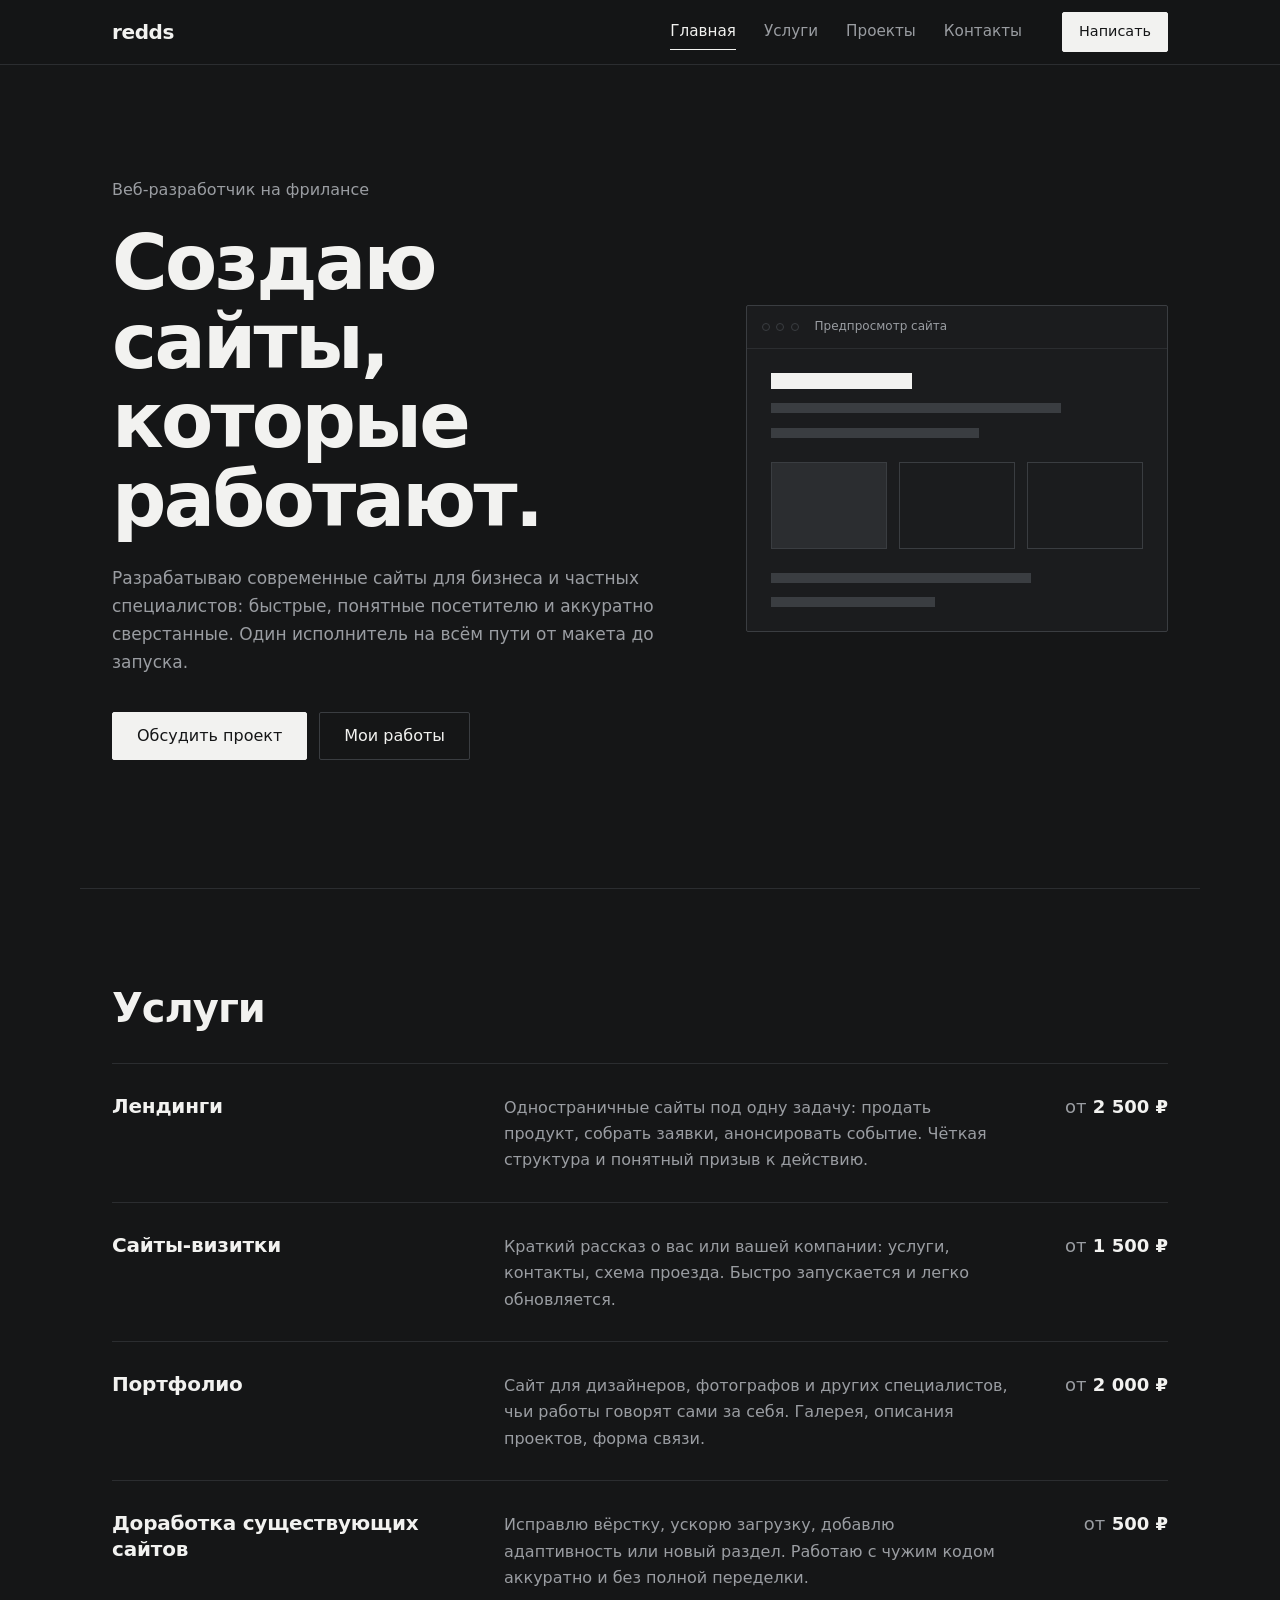
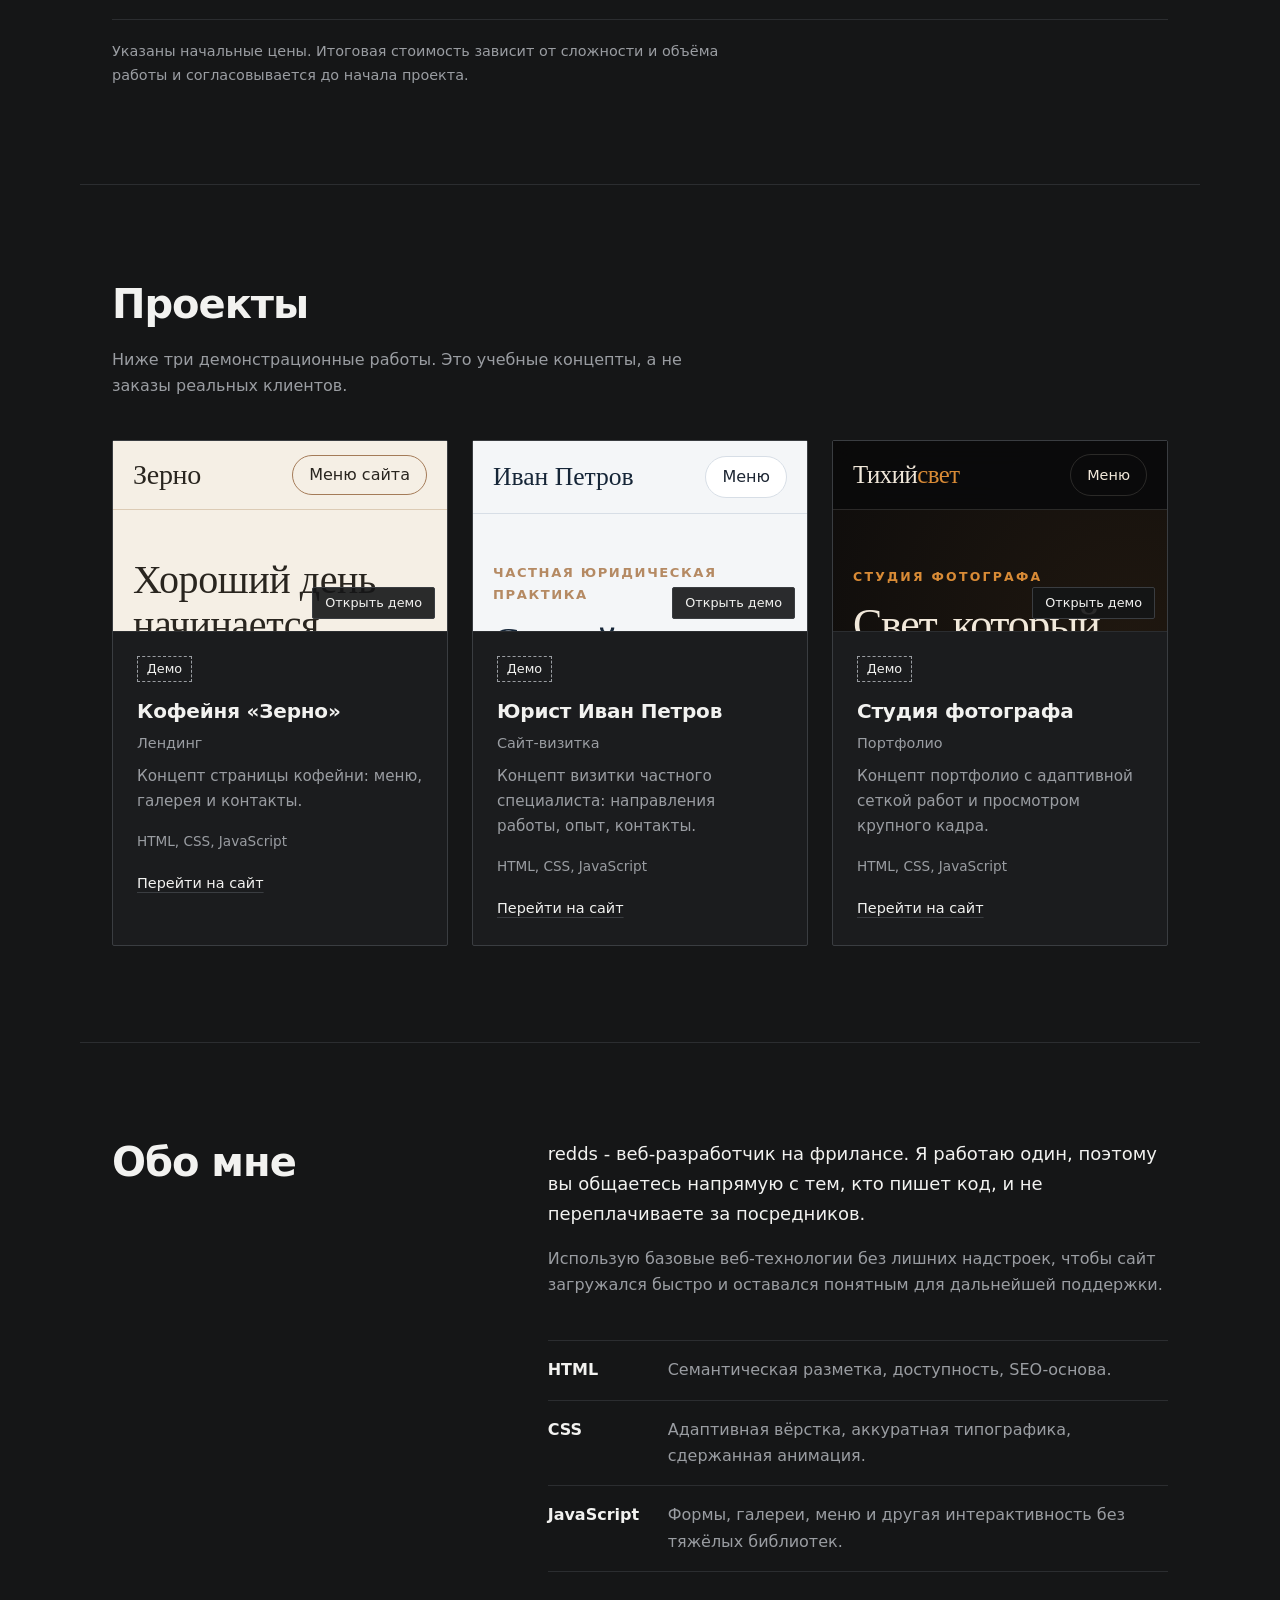
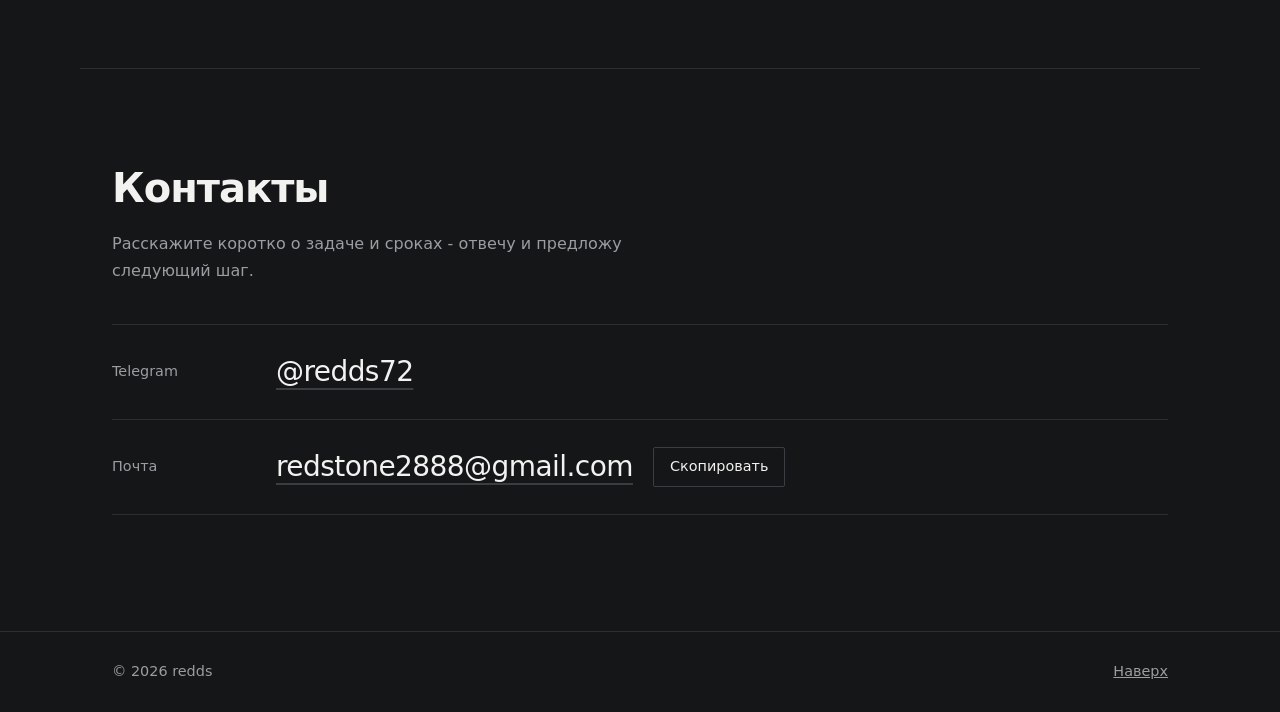
<file: index.html>
<!DOCTYPE html>
<html lang="ru">
<head>
  <meta charset="utf-8">
  <meta name="viewport" content="width=device-width, initial-scale=1">
  <title>redds - веб-разработчик на фрилансе</title>
  <meta name="description" content="redds - независимый веб-разработчик. Лендинги, сайты-визитки, портфолио и доработка существующих сайтов на HTML, CSS и JavaScript.">
  <meta name="color-scheme" content="dark">
  <meta name="theme-color" content="#151617">
  <link rel="stylesheet" href="styles.css">
</head>
<body>
  <a class="skip" href="#main">Перейти к содержимому</a>

  <header class="header">
    <div class="wrap header__in">
      <a class="logo" href="#home" aria-label="redds - на главную">redds</a>
      <button class="menu-btn" type="button" aria-expanded="false" aria-controls="nav">Меню</button>
      <nav class="nav" id="nav" aria-label="Основная навигация">
        <ul>
          <li><a href="#home">Главная</a></li>
          <li><a href="#services">Услуги</a></li>
          <li><a href="#projects">Проекты</a></li>
          <li><a href="#contacts">Контакты</a></li>
        </ul>
      </nav>
      <a class="btn btn--sm header__cta" href="#contacts">Написать</a>
    </div>
  </header>

  <main id="main">
    <section class="hero wrap" id="home">
      <div class="hero__text">
        <p class="hero__role">Веб-разработчик на фрилансе</p>
        <h1>Создаю сайты, которые работают.</h1>
        <p class="hero__lead">Разрабатываю современные сайты для бизнеса и частных специалистов: быстрые, понятные посетителю и аккуратно сверстанные. Один исполнитель на всём пути от макета до запуска.</p>
        <div class="hero__actions">
          <a class="btn" href="#contacts">Обсудить проект</a>
          <a class="btn btn--ghost" href="#projects">Мои работы</a>
        </div>
      </div>
      <div class="frame" aria-hidden="true">
        <div class="frame__bar"><i></i><i></i><i></i><span>Предпросмотр сайта</span></div>
        <div class="frame__body">
          <b class="l l1"></b><b class="l l2"></b><b class="l l3"></b>
          <div class="frame__grid"><span></span><span></span><span></span></div>
          <b class="l l4"></b><b class="l l5"></b>
        </div>
      </div>
    </section>

    <section class="section wrap" id="services" aria-labelledby="services-title">
      <h2 id="services-title">Услуги</h2>
      <ul class="services">
        <li>
          <h3>Лендинги</h3>
          <p>Одностраничные сайты под одну задачу: продать продукт, собрать заявки, анонсировать событие. Чёткая структура и понятный призыв к действию.</p>
          <p class="price"><span>от</span> <data value="2500">2&nbsp;500&nbsp;₽</data></p>
        </li>
        <li>
          <h3>Сайты-визитки</h3>
          <p>Краткий рассказ о вас или вашей компании: услуги, контакты, схема проезда. Быстро запускается и легко обновляется.</p>
          <p class="price"><span>от</span> <data value="1500">1&nbsp;500&nbsp;₽</data></p>
        </li>
        <li>
          <h3>Портфолио</h3>
          <p>Сайт для дизайнеров, фотографов и других специалистов, чьи работы говорят сами за себя. Галерея, описания проектов, форма связи.</p>
          <p class="price"><span>от</span> <data value="2000">2&nbsp;000&nbsp;₽</data></p>
        </li>
        <li>
          <h3>Доработка существующих сайтов</h3>
          <p>Исправлю вёрстку, ускорю загрузку, добавлю адаптивность или новый раздел. Работаю с чужим кодом аккуратно и без полной переделки.</p>
          <p class="price"><span>от</span> <data value="500">500&nbsp;₽</data></p>
        </li>
      </ul>
      <p class="section__note services__note">Указаны начальные цены. Итоговая стоимость зависит от сложности и объёма работы и согласовывается до начала проекта.</p>
    </section>

    <section class="section wrap" id="projects" aria-labelledby="projects-title">
      <h2 id="projects-title">Проекты</h2>
      <p class="section__note">Ниже три демонстрационные работы. Это учебные концепты, а не заказы реальных клиентов.</p>
      <div class="projects">
        <article class="card">
          <div class="card__preview">
            <iframe class="card__frame" src="zerno/index.html" title="Предпросмотр сайта «Зерно»" loading="lazy" tabindex="-1" aria-hidden="true"></iframe>
            <button class="card__open" type="button" data-demo="zerno/index.html" data-title="Кофейня «Зерно»">Открыть демо</button>
          </div>
          <div class="card__body">
            <p class="tag">Демо</p>
            <h3>Кофейня «Зерно»</h3>
            <p class="card__type">Лендинг</p>
            <p>Концепт страницы кофейни: меню, галерея и контакты.</p>
            <p class="card__stack">HTML, CSS, JavaScript</p>
            <a class="card__link" href="zerno/index.html" target="_blank" rel="noopener noreferrer">Перейти на сайт</a>
          </div>
        </article>
        <article class="card">
          <div class="card__preview">
            <iframe class="card__frame" src="yurist/index.html" title="Предпросмотр сайта юриста" loading="lazy" tabindex="-1" aria-hidden="true"></iframe>
            <button class="card__open" type="button" data-demo="yurist/index.html" data-title="Юрист Иван Петров">Открыть демо</button>
          </div>
          <div class="card__body">
            <p class="tag">Демо</p>
            <h3>Юрист Иван Петров</h3>
            <p class="card__type">Сайт-визитка</p>
            <p>Концепт визитки частного специалиста: направления работы, опыт, контакты.</p>
            <p class="card__stack">HTML, CSS, JavaScript</p>
            <a class="card__link" href="yurist/index.html" target="_blank" rel="noopener noreferrer">Перейти на сайт</a>
          </div>
        </article>
        <article class="card">
          <div class="card__preview">
            <iframe class="card__frame" src="fotograf/index.html" title="Предпросмотр портфолио фотографа" loading="lazy" tabindex="-1" aria-hidden="true"></iframe>
            <button class="card__open" type="button" data-demo="fotograf/index.html" data-title="Студия фотографа">Открыть демо</button>
          </div>
          <div class="card__body">
            <p class="tag">Демо</p>
            <h3>Студия фотографа</h3>
            <p class="card__type">Портфолио</p>
            <p>Концепт портфолио с адаптивной сеткой работ и просмотром крупного кадра.</p>
            <p class="card__stack">HTML, CSS, JavaScript</p>
            <a class="card__link" href="fotograf/index.html" target="_blank" rel="noopener noreferrer">Перейти на сайт</a>
          </div>
        </article>
      </div>
    </section>

    <section class="section wrap about" id="about" aria-labelledby="about-title">
      <h2 id="about-title">Обо мне</h2>
      <div class="about__text">
        <p>redds - веб-разработчик на фрилансе. Я работаю один, поэтому вы общаетесь напрямую с тем, кто пишет код, и не переплачиваете за посредников.</p>
        <p>Использую базовые веб-технологии без лишних надстроек, чтобы сайт загружался быстро и оставался понятным для дальнейшей поддержки.</p>
        <dl class="stack">
          <div><dt>HTML</dt><dd>Семантическая разметка, доступность, SEO-основа.</dd></div>
          <div><dt>CSS</dt><dd>Адаптивная вёрстка, аккуратная типографика, сдержанная анимация.</dd></div>
          <div><dt>JavaScript</dt><dd>Формы, галереи, меню и другая интерактивность без тяжёлых библиотек.</dd></div>
        </dl>
      </div>
    </section>

    <section class="section wrap" id="contacts" aria-labelledby="contacts-title">
      <h2 id="contacts-title">Контакты</h2>
      <p class="section__note">Расскажите коротко о задаче и сроках - отвечу и предложу следующий шаг.</p>
      <ul class="contacts">
        <li>
          <span>Telegram</span>
          <a href="https://t.me/redds72" target="_blank" rel="noopener noreferrer">@redds72</a>
        </li>
        <li>
          <span>Почта</span>
          <a href="mailto:redstone2888@gmail.com" id="email">redstone2888@gmail.com</a>
          <button class="btn btn--sm btn--ghost" type="button" id="copy" data-copy="redstone2888@gmail.com">Скопировать</button>
        </li>
      </ul>
      <p class="contacts__hint" id="copy-status" role="status" aria-live="polite"></p>
    </section>
  </main>

  <footer class="footer">
    <div class="wrap footer__in">
      <p>© <span id="year">2026</span> redds</p>
      <a href="#home">Наверх</a>
    </div>
  </footer>

  <dialog class="demo" id="demo" aria-label="Просмотр демонстрационного сайта">
    <div class="demo__bar">
      <span id="demo-title">Демонстрационный сайт</span>
      <a id="demo-external" href="zerno/index.html" target="_blank" rel="noopener noreferrer">Открыть в новой вкладке</a>
      <button type="button" id="demo-close" aria-label="Закрыть">×</button>
    </div>
    <iframe id="demo-frame" title="Демонстрационный сайт" src="about:blank"></iframe>
  </dialog>

  <script src="script.js"></script>
</body>
</html>
</file>
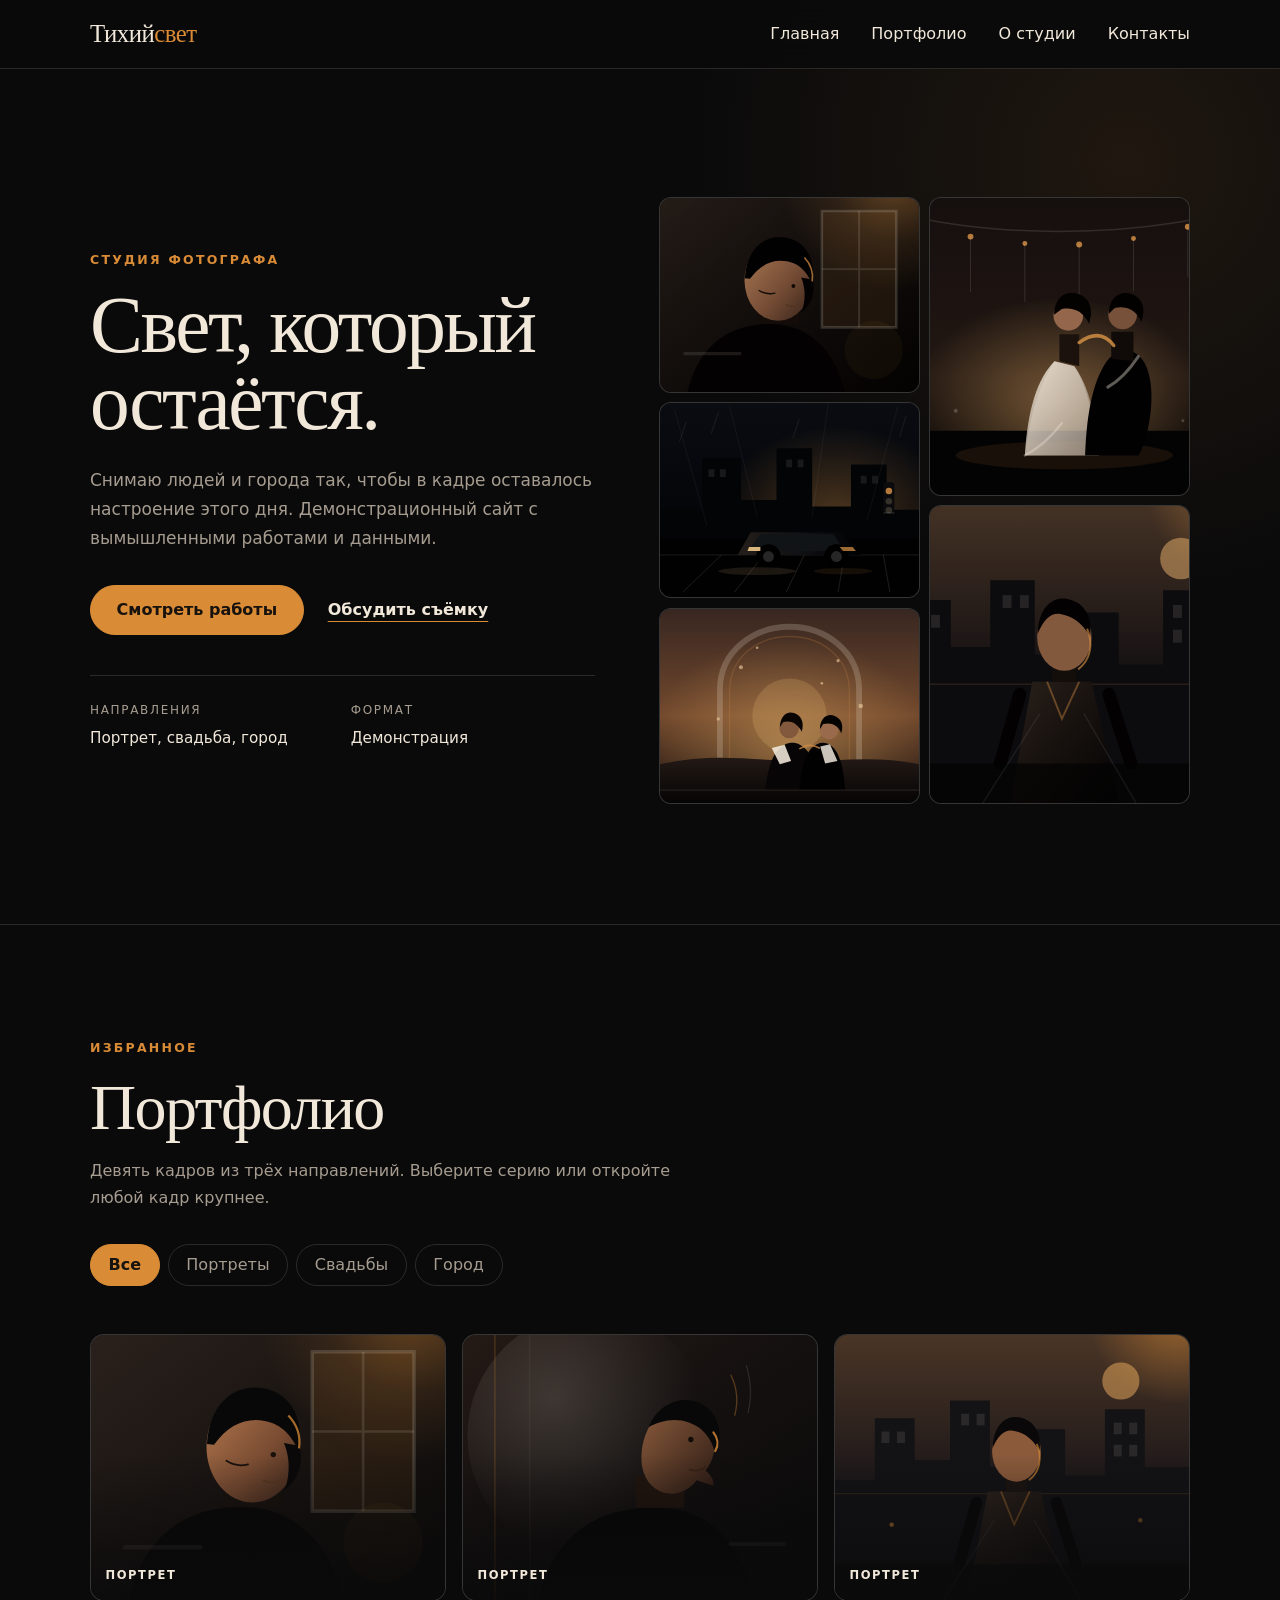
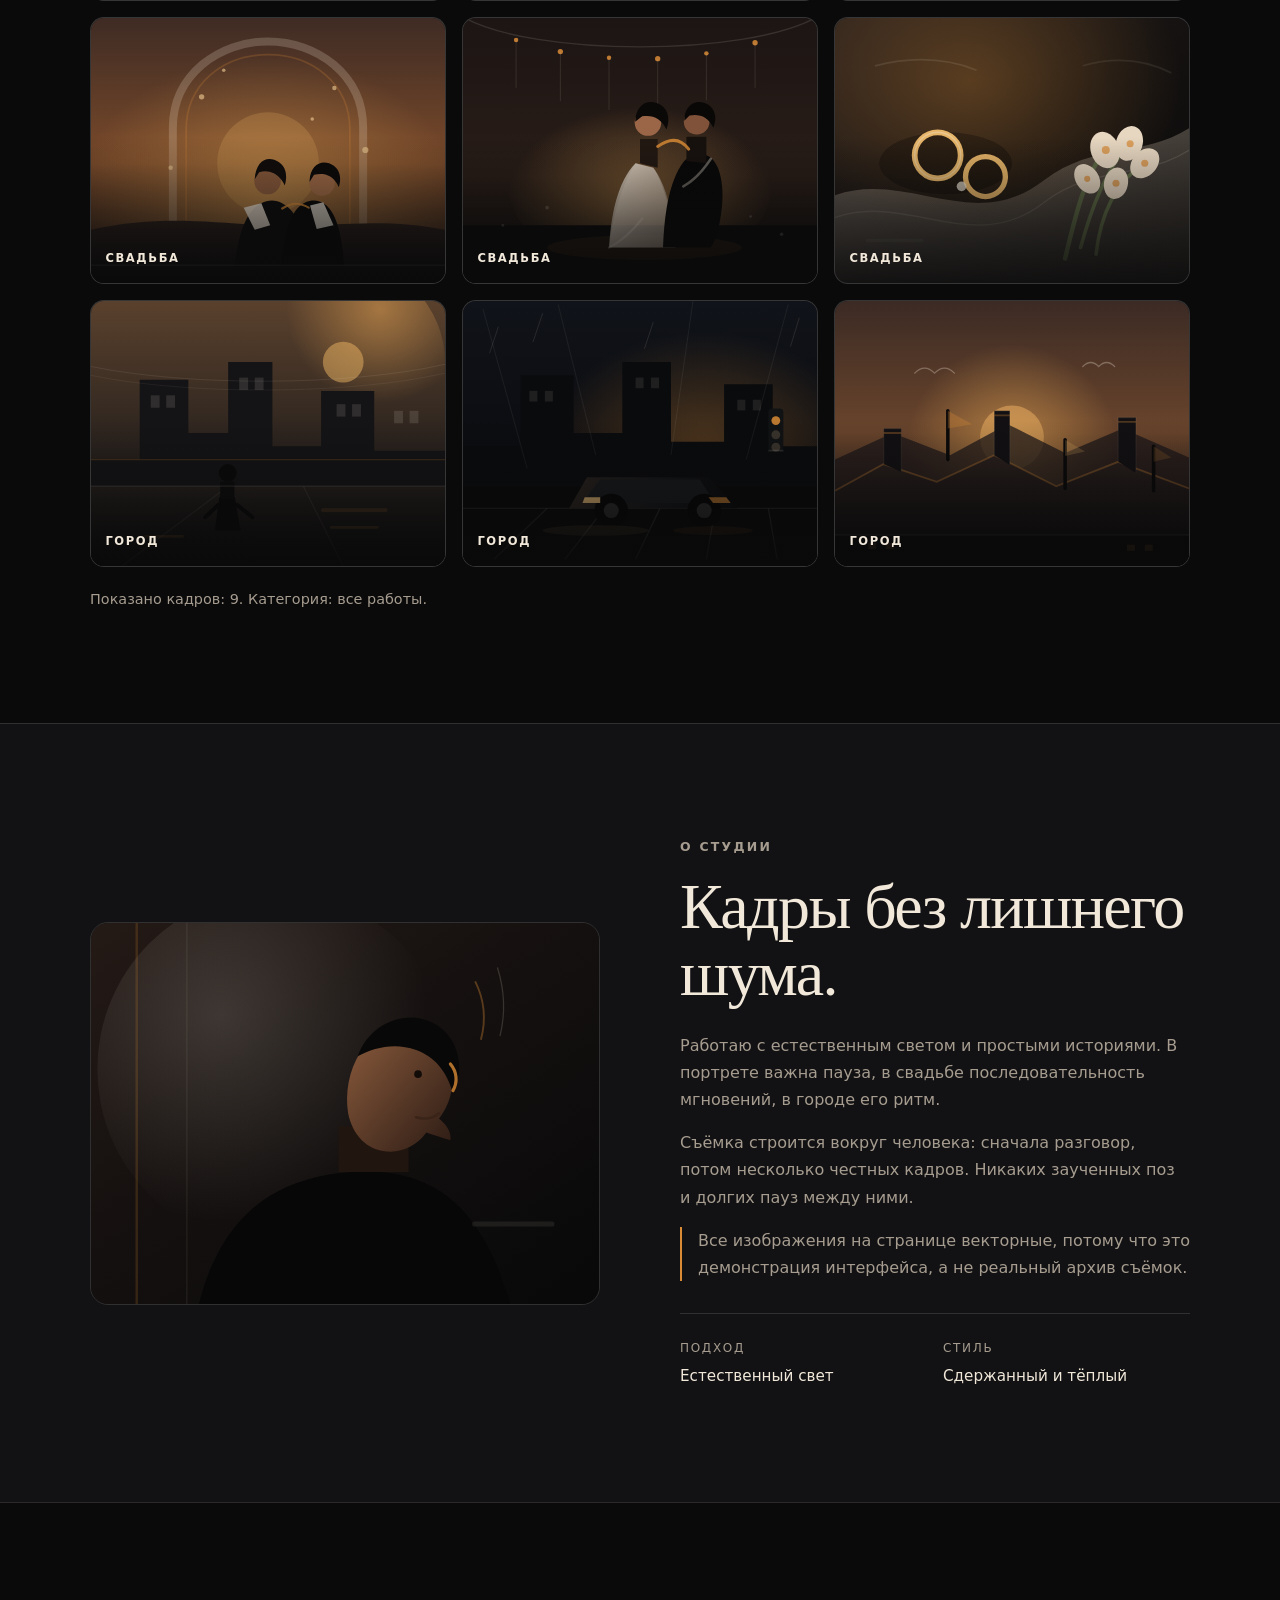
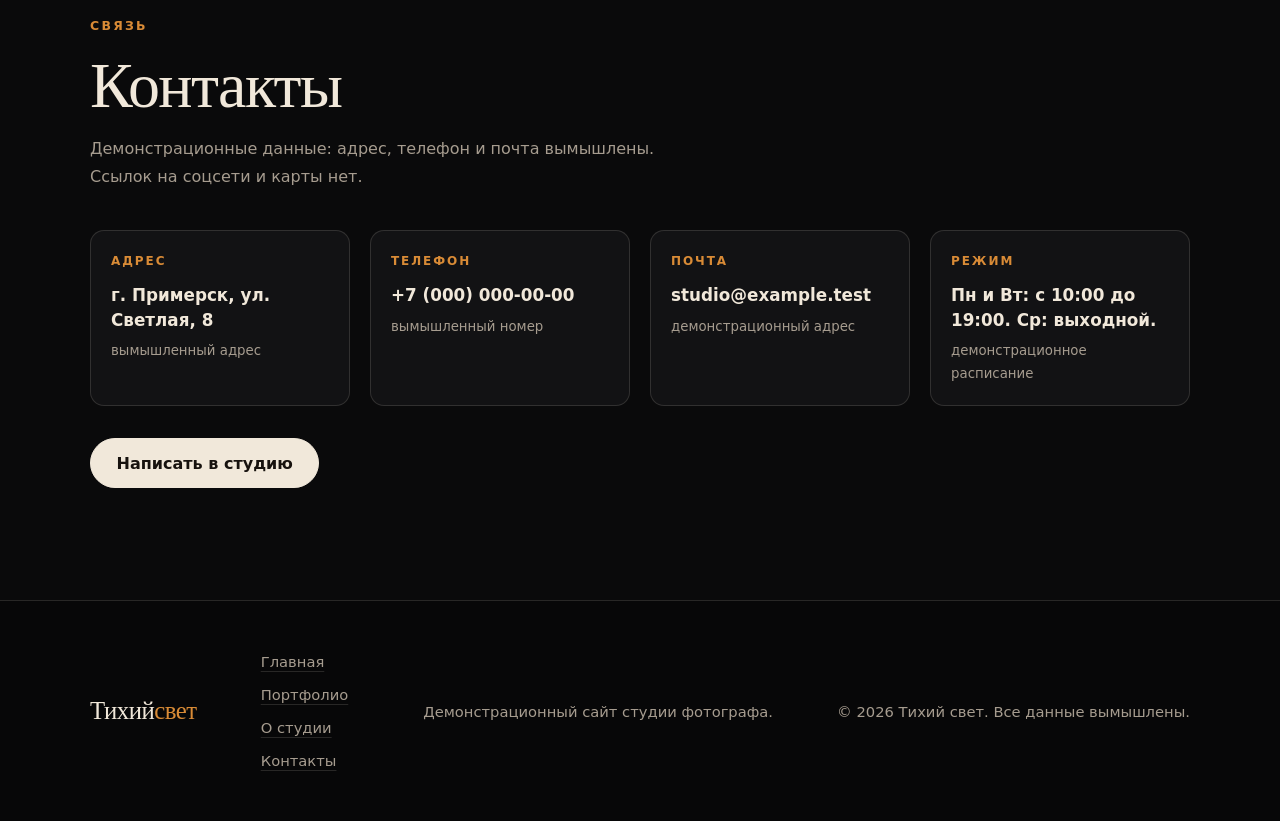
<file: fotograf/index.html>
<!DOCTYPE html>
<html lang="ru">
<head>
  <meta charset="utf-8">
  <meta name="viewport" content="width=device-width, initial-scale=1">
  <title>Студия фотографа: Тихий свет</title>
  <meta name="description" content="Демонстрационный сайт студии фотографа. Портреты, свадебные истории и городские кадры в тёмной визуальной подаче.">
  <meta name="theme-color" content="#0A0A0B">
  <link rel="stylesheet" href="style.css">
</head>
<body>
  <a class="skip-link" href="#main">Перейти к содержимому</a>

  <header class="site-header">
    <div class="container header__inner">
      <a class="brand" href="#home" aria-label="Студия фотографа Тихий свет, на главную">Тихий<span>свет</span></a>
      <button class="menu-toggle" type="button" aria-expanded="false" aria-controls="site-nav" aria-label="Открыть меню">Меню</button>
      <nav class="site-nav" id="site-nav" aria-label="Основная навигация">
        <ul>
          <li><a href="#home">Главная</a></li>
          <li><a href="#portfolio">Портфолио</a></li>
          <li><a href="#about">О студии</a></li>
          <li><a href="#contacts">Контакты</a></li>
        </ul>
      </nav>
    </div>
  </header>

  <main id="main">
    <section class="hero" id="home" aria-labelledby="hero-title">
      <div class="container hero__inner">
        <div class="hero__copy">
          <p class="eyebrow">Студия фотографа</p>
          <h1 id="hero-title">Свет, который остаётся.</h1>
          <p class="hero__lead">Снимаю людей и города так, чтобы в кадре оставалось настроение этого дня. Демонстрационный сайт с вымышленными работами и данными.</p>
          <div class="hero__actions">
            <a class="button" href="#portfolio">Смотреть работы</a>
            <a class="text-link" href="#contacts">Обсудить съёмку</a>
          </div>
          <dl class="hero__meta">
            <div>
              <dt>Направления</dt>
              <dd>Портрет, свадьба, город</dd>
            </div>
            <div>
              <dt>Формат</dt>
              <dd>Демонстрация</dd>
            </div>
          </dl>
        </div>

        <div class="mosaic" aria-label="Мозаика из работ студии">
          <figure class="mosaic__item mosaic__item--a">
            <img src="assets/images/p1.svg" width="800" height="600" alt="Портрет у окна в тёплом свете">
          </figure>
          <figure class="mosaic__item mosaic__item--b">
            <img src="assets/images/w2.svg" width="800" height="600" alt="Свадебный танец в свете гирлянд">
          </figure>
          <figure class="mosaic__item mosaic__item--c">
            <img src="assets/images/c2.svg" width="800" height="600" alt="Ночная улица после дождя">
          </figure>
          <figure class="mosaic__item mosaic__item--d">
            <img src="assets/images/p3.svg" width="800" height="600" alt="Городской портрет на фоне домов">
          </figure>
          <figure class="mosaic__item mosaic__item--e">
            <img src="assets/images/w1.svg" width="800" height="600" alt="Свадебная пара под аркой">
          </figure>
        </div>
      </div>
    </section>

    <section class="section portfolio" id="portfolio" aria-labelledby="portfolio-title">
      <div class="container">
        <header class="section__head">
          <p class="eyebrow">Избранное</p>
          <h2 id="portfolio-title">Портфолио</h2>
          <p class="section__lead">Девять кадров из трёх направлений. Выберите серию или откройте любой кадр крупнее.</p>
          <div class="filters" role="group" aria-label="Фильтр работ">
            <button class="filter is-active" type="button" data-filter="all" aria-pressed="true">Все</button>
            <button class="filter" type="button" data-filter="portraits" aria-pressed="false">Портреты</button>
            <button class="filter" type="button" data-filter="weddings" aria-pressed="false">Свадьбы</button>
            <button class="filter" type="button" data-filter="city" aria-pressed="false">Город</button>
          </div>
        </header>

        <ul class="gallery" id="gallery">
          <li class="card" data-category="portraits">
            <button class="card__open" type="button" data-src="assets/images/p1.svg" data-alt="Портрет у окна в тёплом свете" data-caption="Утренний свет: портрет у окна">
              <img src="assets/images/p1.svg" width="800" height="600" loading="lazy" decoding="async" alt="Портрет у окна в тёплом свете">
              <span class="card__overlay" aria-hidden="true"><span>Портрет</span></span>
            </button>
          </li>
          <li class="card" data-category="portraits">
            <button class="card__open" type="button" data-src="assets/images/p2.svg" data-alt="Портрет в профиль на тёплом фоне" data-caption="Профиль и мягкая тень">
              <img src="assets/images/p2.svg" width="800" height="600" loading="lazy" decoding="async" alt="Портрет в профиль на тёплом фоне">
              <span class="card__overlay" aria-hidden="true"><span>Портрет</span></span>
            </button>
          </li>
          <li class="card" data-category="portraits">
            <button class="card__open" type="button" data-src="assets/images/p3.svg" data-alt="Городской портрет в пальто на фоне домов" data-caption="Городской портрет: вечер">
              <img src="assets/images/p3.svg" width="800" height="600" loading="lazy" decoding="async" alt="Городской портрет в пальто на фоне домов">
              <span class="card__overlay" aria-hidden="true"><span>Портрет</span></span>
            </button>
          </li>
          <li class="card" data-category="weddings">
            <button class="card__open" type="button" data-src="assets/images/w1.svg" data-alt="Свадебная пара под аркой на закате" data-caption="Клятва под открытым небом">
              <img src="assets/images/w1.svg" width="800" height="600" loading="lazy" decoding="async" alt="Свадебная пара под аркой на закате">
              <span class="card__overlay" aria-hidden="true"><span>Свадьба</span></span>
            </button>
          </li>
          <li class="card" data-category="weddings">
            <button class="card__open" type="button" data-src="assets/images/w2.svg" data-alt="Первый танец в свете гирлянд" data-caption="Первый танец в тёплом свете">
              <img src="assets/images/w2.svg" width="800" height="600" loading="lazy" decoding="async" alt="Первый танец в свете гирлянд">
              <span class="card__overlay" aria-hidden="true"><span>Свадьба</span></span>
            </button>
          </li>
          <li class="card" data-category="weddings">
            <button class="card__open" type="button" data-src="assets/images/w3.svg" data-alt="Кольца и букет на скатерти" data-caption="Детали дня: кольца и букет">
              <img src="assets/images/w3.svg" width="800" height="600" loading="lazy" decoding="async" alt="Кольца и букет на скатерти">
              <span class="card__overlay" aria-hidden="true"><span>Свадьба</span></span>
            </button>
          </li>
          <li class="card" data-category="city">
            <button class="card__open" type="button" data-src="assets/images/c1.svg" data-alt="Утренняя улица в лучах солнца" data-caption="Утренняя улица в лучах">
              <img src="assets/images/c1.svg" width="800" height="600" loading="lazy" decoding="async" alt="Утренняя улица в лучах солнца">
              <span class="card__overlay" aria-hidden="true"><span>Город</span></span>
            </button>
          </li>
          <li class="card" data-category="city">
            <button class="card__open" type="button" data-src="assets/images/c2.svg" data-alt="Ночной перекрёсток после дождя" data-caption="Ночной перекрёсток и дождь">
              <img src="assets/images/c2.svg" width="800" height="600" loading="lazy" decoding="async" alt="Ночной перекрёсток после дождя">
              <span class="card__overlay" aria-hidden="true"><span>Город</span></span>
            </button>
          </li>
          <li class="card" data-category="city">
            <button class="card__open" type="button" data-src="assets/images/c3.svg" data-alt="Крыши домов на закате" data-caption="Крыши на закате">
              <img src="assets/images/c3.svg" width="800" height="600" loading="lazy" decoding="async" alt="Крыши домов на закате">
              <span class="card__overlay" aria-hidden="true"><span>Город</span></span>
            </button>
          </li>
        </ul>
        <p class="gallery__status" id="gallery-status" role="status" aria-live="polite">Показано кадров: 9. Категория: все работы.</p>
      </div>
    </section>

    <section class="section about" id="about" aria-labelledby="about-title">
      <div class="container about__inner">
        <div class="about__visual">
          <img src="assets/images/p2.svg" width="800" height="600" loading="lazy" decoding="async" alt="Стилизованный портрет в профиль">
        </div>
        <div class="about__copy">
          <p class="eyebrow">О студии</p>
          <h2 id="about-title">Кадры без лишнего шума.</h2>
          <p>Работаю с естественным светом и простыми историями. В портрете важна пауза, в свадьбе последовательность мгновений, в городе его ритм.</p>
          <p>Съёмка строится вокруг человека: сначала разговор, потом несколько честных кадров. Никаких заученных поз и долгих пауз между ними.</p>
          <p class="about__note">Все изображения на странице векторные, потому что это демонстрация интерфейса, а не реальный архив съёмок.</p>
          <dl class="about__facts">
            <div>
              <dt>Подход</dt>
              <dd>Естественный свет</dd>
            </div>
            <div>
              <dt>Стиль</dt>
              <dd>Сдержанный и тёплый</dd>
            </div>
          </dl>
        </div>
      </div>
    </section>

    <section class="section contacts" id="contacts" aria-labelledby="contacts-title">
      <div class="container">
        <header class="section__head">
          <p class="eyebrow">Связь</p>
          <h2 id="contacts-title">Контакты</h2>
          <p class="section__lead">Демонстрационные данные: адрес, телефон и почта вымышлены. Ссылок на соцсети и карты нет.</p>
        </header>
        <div class="contact-grid">
          <address class="contact-card">
            <span class="contact-card__label">Адрес</span>
            <strong>г. Примерск, ул. Светлая, 8</strong>
            <small>вымышленный адрес</small>
          </address>
          <div class="contact-card">
            <span class="contact-card__label">Телефон</span>
            <strong>+7 (000) 000-00-00</strong>
            <small>вымышленный номер</small>
          </div>
          <div class="contact-card">
            <span class="contact-card__label">Почта</span>
            <strong>studio@example.test</strong>
            <small>демонстрационный адрес</small>
          </div>
          <div class="contact-card">
            <span class="contact-card__label">Режим</span>
            <strong>Пн и Вт: с 10:00 до 19:00. Ср: выходной.</strong>
            <small>демонстрационное расписание</small>
          </div>
        </div>
        <a class="button button--light" href="mailto:studio@example.test">Написать в студию</a>
      </div>
    </section>
  </main>

  <footer class="site-footer">
    <div class="container footer__inner">
      <a class="brand" href="#home" aria-label="Студия фотографа Тихий свет, на главную">Тихий<span>свет</span></a>
      <nav aria-label="Навигация в подвале">
        <ul>
          <li><a href="#home">Главная</a></li>
          <li><a href="#portfolio">Портфолио</a></li>
          <li><a href="#about">О студии</a></li>
          <li><a href="#contacts">Контакты</a></li>
        </ul>
      </nav>
      <p>Демонстрационный сайт студии фотографа.</p>
      <p class="footer__legal">© <span id="year">2026</span> Тихий свет. Все данные вымышлены.</p>
    </div>
  </footer>

  <dialog class="lightbox" id="lightbox" aria-labelledby="lightbox-caption">
    <div class="lightbox__frame">
      <button class="lightbox__close" type="button" id="lightbox-close" aria-label="Закрыть просмотр">×</button>
      <figure>
        <img id="lightbox-img" src="assets/images/p1.svg" alt="">
        <figcaption id="lightbox-caption">Заголовок кадра</figcaption>
      </figure>
    </div>
  </dialog>

  <script src="main.js"></script>
</body>
</html>
</file>
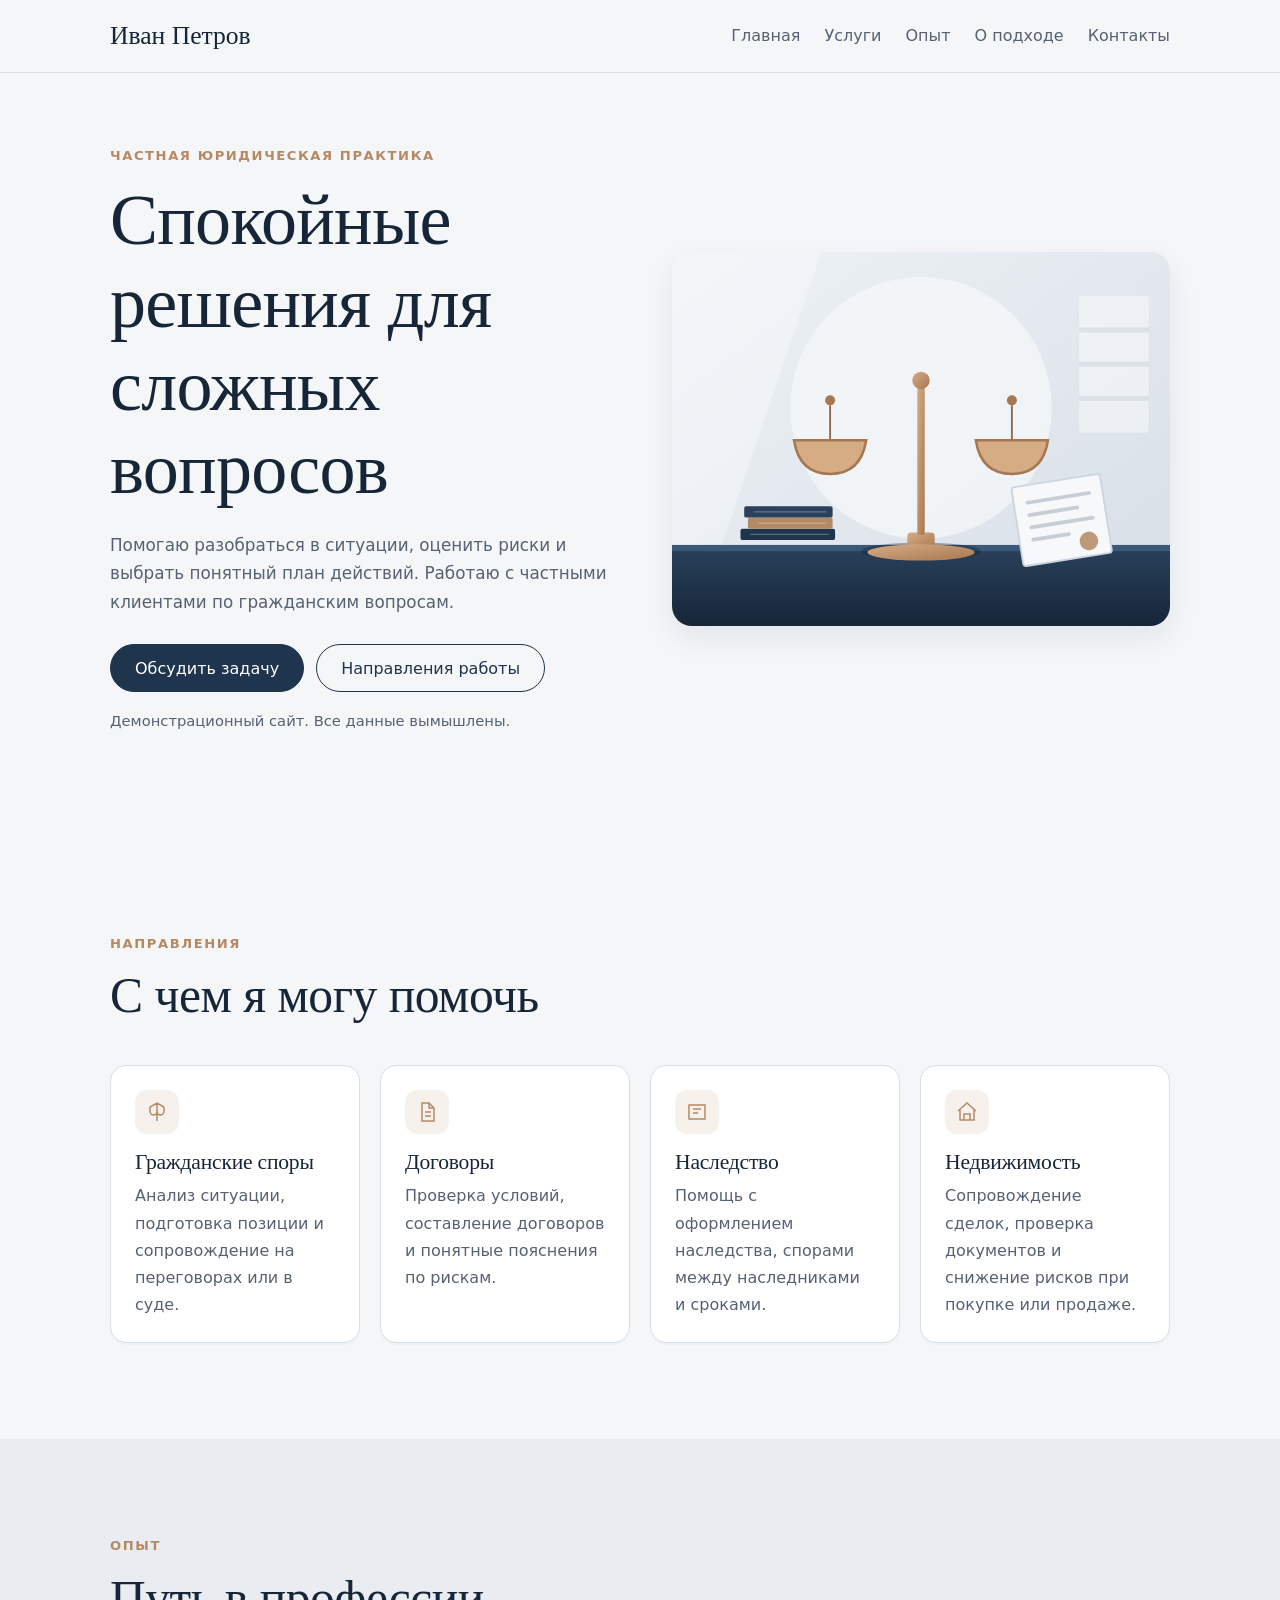
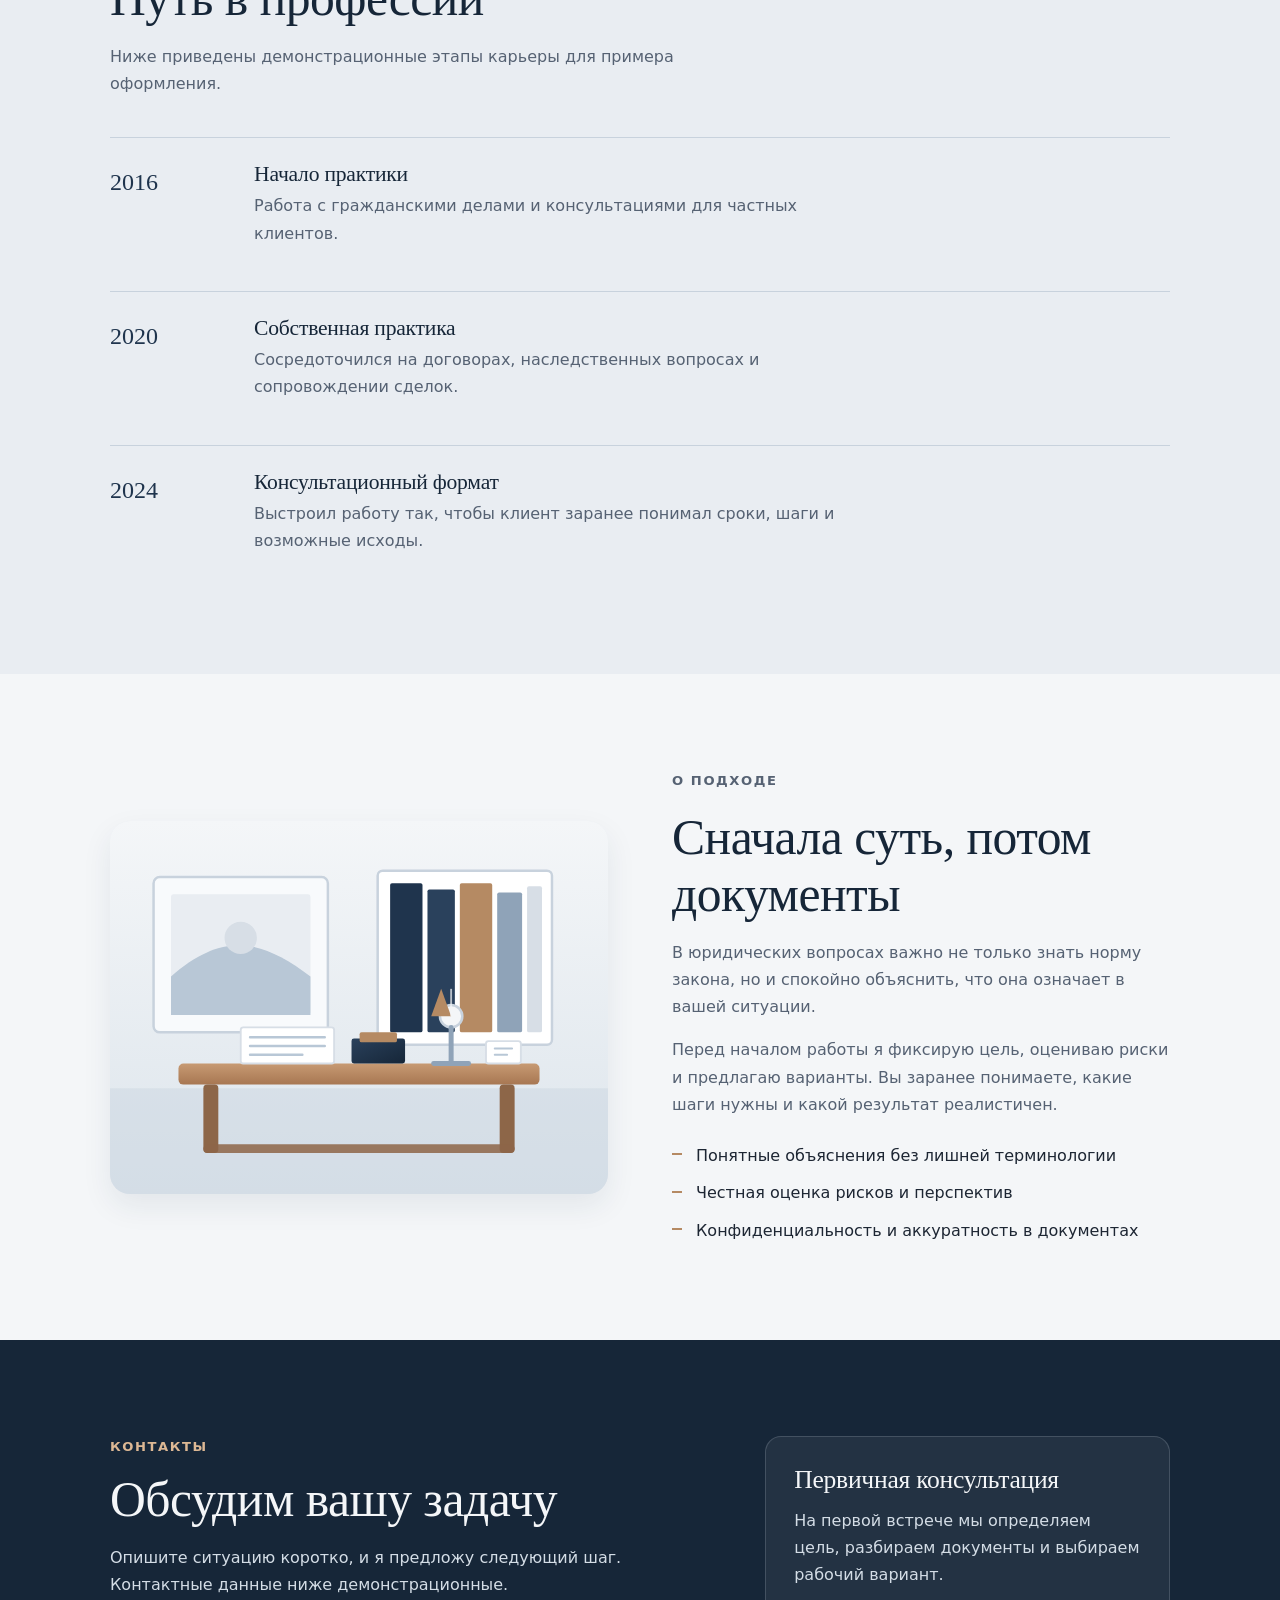
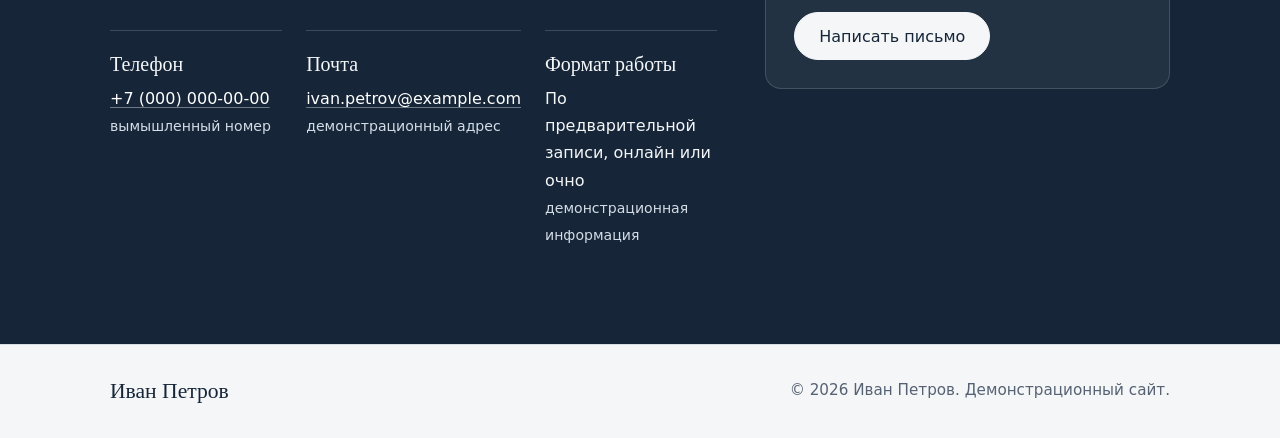
<file: yurist/index.html>
<!DOCTYPE html>
<html lang="ru">
<head>
  <meta charset="utf-8">
  <meta name="viewport" content="width=device-width, initial-scale=1">
  <title>Иван Петров: юрист</title>
  <meta name="description" content="Демонстрационный сайт юриста Ивана Петрова. Гражданские споры, договоры, наследство и недвижимость.">
  <meta name="theme-color" content="#F4F6F8">
  <link rel="stylesheet" href="style.css">
</head>
<body>
  <a class="skip" href="#main">Перейти к содержимому</a>

  <header class="header">
    <div class="wrap header__in">
      <a class="logo" href="#home" aria-label="Иван Петров, на главную">Иван Петров</a>
      <button class="menu-btn" type="button" aria-expanded="false" aria-controls="nav" aria-label="Открыть меню">Меню</button>
      <nav class="nav" id="nav" aria-label="Основная навигация">
        <ul>
          <li><a href="#home">Главная</a></li>
          <li><a href="#services">Услуги</a></li>
          <li><a href="#experience">Опыт</a></li>
          <li><a href="#about">О подходе</a></li>
          <li><a href="#contacts">Контакты</a></li>
        </ul>
      </nav>
    </div>
  </header>

  <main id="main">
    <section class="hero wrap" id="home">
      <div class="hero__text">
        <p class="eyebrow">Частная юридическая практика</p>
        <h1>Спокойные решения для сложных вопросов</h1>
        <p class="lead">Помогаю разобраться в ситуации, оценить риски и выбрать понятный план действий. Работаю с частными клиентами по гражданским вопросам.</p>
        <div class="actions">
          <a class="btn" href="#contacts">Обсудить задачу</a>
          <a class="btn btn--ghost" href="#services">Направления работы</a>
        </div>
        <p class="demo-note">Демонстрационный сайт. Все данные вымышлены.</p>
      </div>
      <figure class="hero__media">
        <img src="assets/images/portrait.svg" width="800" height="600" alt="Весы правосудия, стопка книг и документы на столе" loading="eager" decoding="async">
      </figure>
    </section>

    <section class="section" id="services" aria-labelledby="services-title">
      <div class="wrap">
        <p class="eyebrow">Направления</p>
        <h2 id="services-title">С чем я могу помочь</h2>
        <div class="cards">
          <article class="card">
            <div class="card__icon" aria-hidden="true">
              <svg viewBox="0 0 24 24" fill="none" stroke="currentColor" stroke-width="1.5"><path d="M12 3v18M5 7l7-4 7 4M5 7v4c0 2 1.5 4 3.5 4S12 13 12 11V7M12 7v4c0 2 1.5 4 3.5 4S19 13 19 11V7"/></svg>
            </div>
            <h3>Гражданские споры</h3>
            <p>Анализ ситуации, подготовка позиции и сопровождение на переговорах или в суде.</p>
          </article>
          <article class="card">
            <div class="card__icon" aria-hidden="true">
              <svg viewBox="0 0 24 24" fill="none" stroke="currentColor" stroke-width="1.5"><path d="M7 3h7l5 5v13H7z"/><path d="M14 3v5h5M10 12h6M10 16h6"/></svg>
            </div>
            <h3>Договоры</h3>
            <p>Проверка условий, составление договоров и понятные пояснения по рискам.</p>
          </article>
          <article class="card">
            <div class="card__icon" aria-hidden="true">
              <svg viewBox="0 0 24 24" fill="none" stroke="currentColor" stroke-width="1.5"><path d="M4 5h16v14H4z"/><path d="M8 9h8M8 13h5"/></svg>
            </div>
            <h3>Наследство</h3>
            <p>Помощь с оформлением наследства, спорами между наследниками и сроками.</p>
          </article>
          <article class="card">
            <div class="card__icon" aria-hidden="true">
              <svg viewBox="0 0 24 24" fill="none" stroke="currentColor" stroke-width="1.5"><path d="M3 11l9-8 9 8"/><path d="M5 10v10h14V10M9 20v-6h6v6"/></svg>
            </div>
            <h3>Недвижимость</h3>
            <p>Сопровождение сделок, проверка документов и снижение рисков при покупке или продаже.</p>
          </article>
        </div>
      </div>
    </section>

    <section class="section section--alt" id="experience" aria-labelledby="experience-title">
      <div class="wrap">
        <p class="eyebrow">Опыт</p>
        <h2 id="experience-title">Путь в профессии</h2>
        <p class="section-lead">Ниже приведены демонстрационные этапы карьеры для примера оформления.</p>
        <ol class="timeline">
          <li class="timeline__item">
            <p class="timeline__year">2016</p>
            <div class="timeline__body">
              <h3>Начало практики</h3>
              <p>Работа с гражданскими делами и консультациями для частных клиентов.</p>
            </div>
          </li>
          <li class="timeline__item">
            <p class="timeline__year">2020</p>
            <div class="timeline__body">
              <h3>Собственная практика</h3>
              <p>Сосредоточился на договорах, наследственных вопросах и сопровождении сделок.</p>
            </div>
          </li>
          <li class="timeline__item">
            <p class="timeline__year">2024</p>
            <div class="timeline__body">
              <h3>Консультационный формат</h3>
              <p>Выстроил работу так, чтобы клиент заранее понимал сроки, шаги и возможные исходы.</p>
            </div>
          </li>
        </ol>
      </div>
    </section>

    <section class="section" id="about" aria-labelledby="about-title">
      <div class="wrap about__in">
        <figure class="about__media">
          <img src="assets/images/office.svg" width="800" height="600" alt="Иллюстрация рабочего кабинета с письменным столом, книгами и лампой" loading="lazy" decoding="async">
        </figure>
        <div class="about__text">
          <p class="eyebrow">О подходе</p>
          <h2 id="about-title">Сначала суть, потом документы</h2>
          <p>В юридических вопросах важно не только знать норму закона, но и спокойно объяснить, что она означает в вашей ситуации.</p>
          <p>Перед началом работы я фиксирую цель, оцениваю риски и предлагаю варианты. Вы заранее понимаете, какие шаги нужны и какой результат реалистичен.</p>
          <ul class="checks">
            <li>Понятные объяснения без лишней терминологии</li>
            <li>Честная оценка рисков и перспектив</li>
            <li>Конфиденциальность и аккуратность в документах</li>
          </ul>
        </div>
      </div>
    </section>

    <section class="section section--dark" id="contacts" aria-labelledby="contacts-title">
      <div class="wrap contacts__in">
        <div>
          <p class="eyebrow">Контакты</p>
          <h2 id="contacts-title">Обсудим вашу задачу</h2>
          <p class="section-lead">Опишите ситуацию коротко, и я предложу следующий шаг. Контактные данные ниже демонстрационные.</p>
          <dl class="contact-list">
            <div>
              <dt>Телефон</dt>
              <dd><a href="tel:+70000000000">+7 (000) 000-00-00</a><br><small>вымышленный номер</small></dd>
            </div>
            <div>
              <dt>Почта</dt>
              <dd><a href="mailto:ivan.petrov@example.com">ivan.petrov@example.com</a><br><small>демонстрационный адрес</small></dd>
            </div>
            <div>
              <dt>Формат работы</dt>
              <dd>По предварительной записи, онлайн или очно<br><small>демонстрационная информация</small></dd>
            </div>
          </dl>
        </div>
        <div class="contact-card">
          <h3>Первичная консультация</h3>
          <p>На первой встрече мы определяем цель, разбираем документы и выбираем рабочий вариант.</p>
          <a class="btn btn--light" href="mailto:ivan.petrov@example.com">Написать письмо</a>
        </div>
      </div>
    </section>
  </main>

  <footer class="footer">
    <div class="wrap footer__in">
      <a class="logo" href="#home">Иван Петров</a>
      <p class="footer__copy">© <span id="year">2026</span> Иван Петров. Демонстрационный сайт.</p>
    </div>
  </footer>

  <script src="main.js"></script>
</body>
</html>
</file>
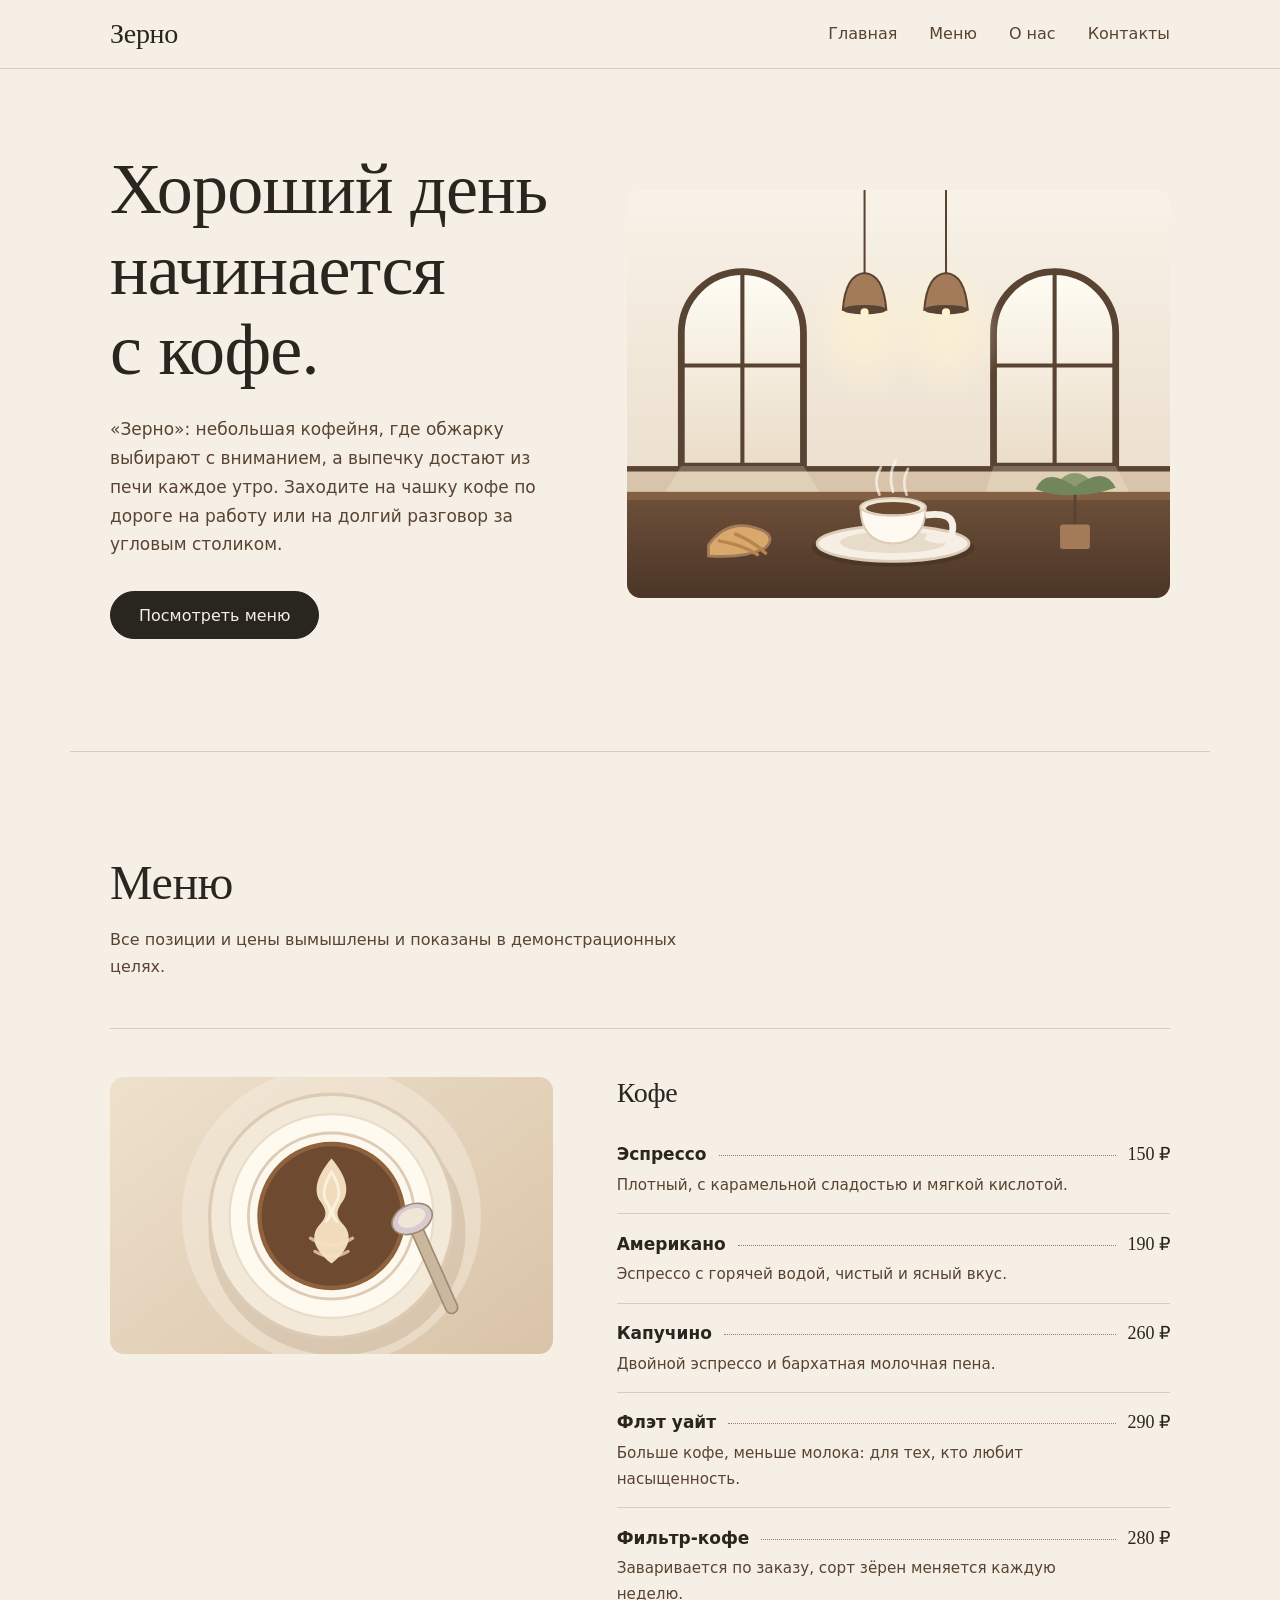
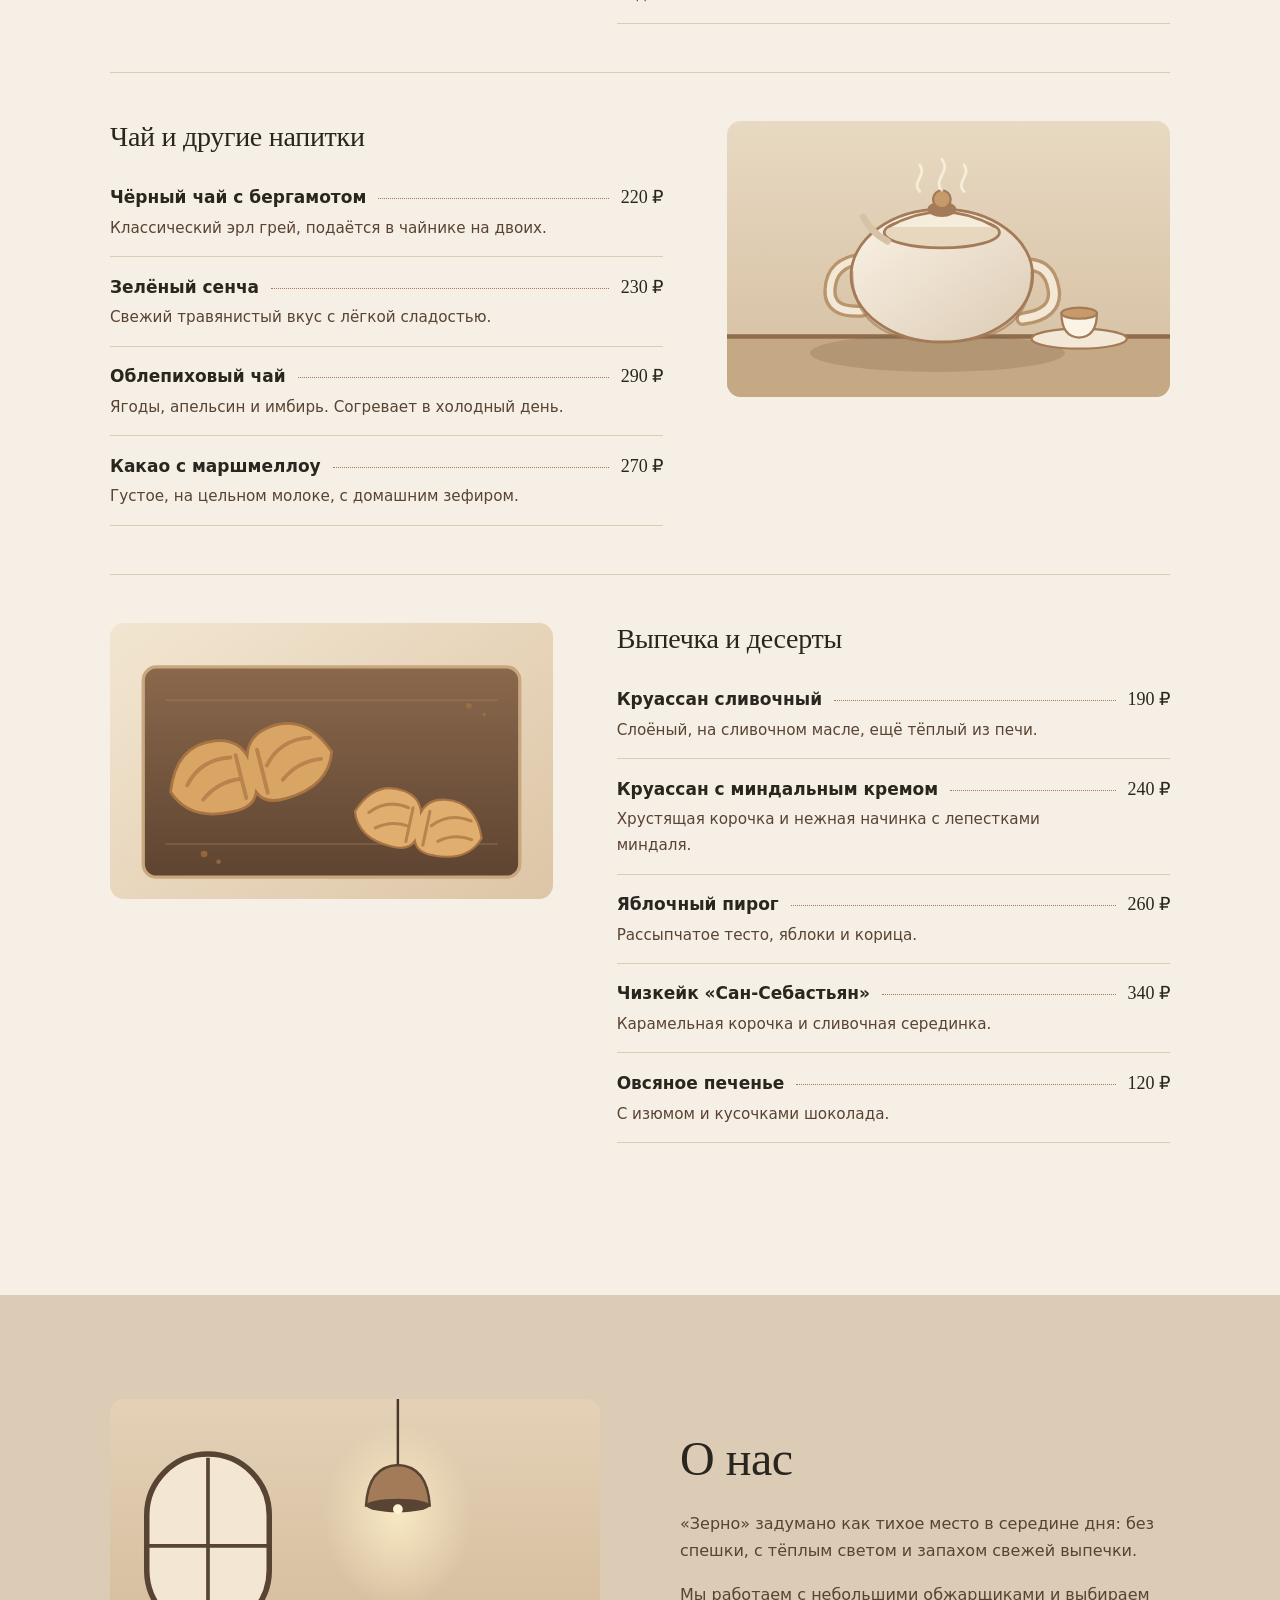
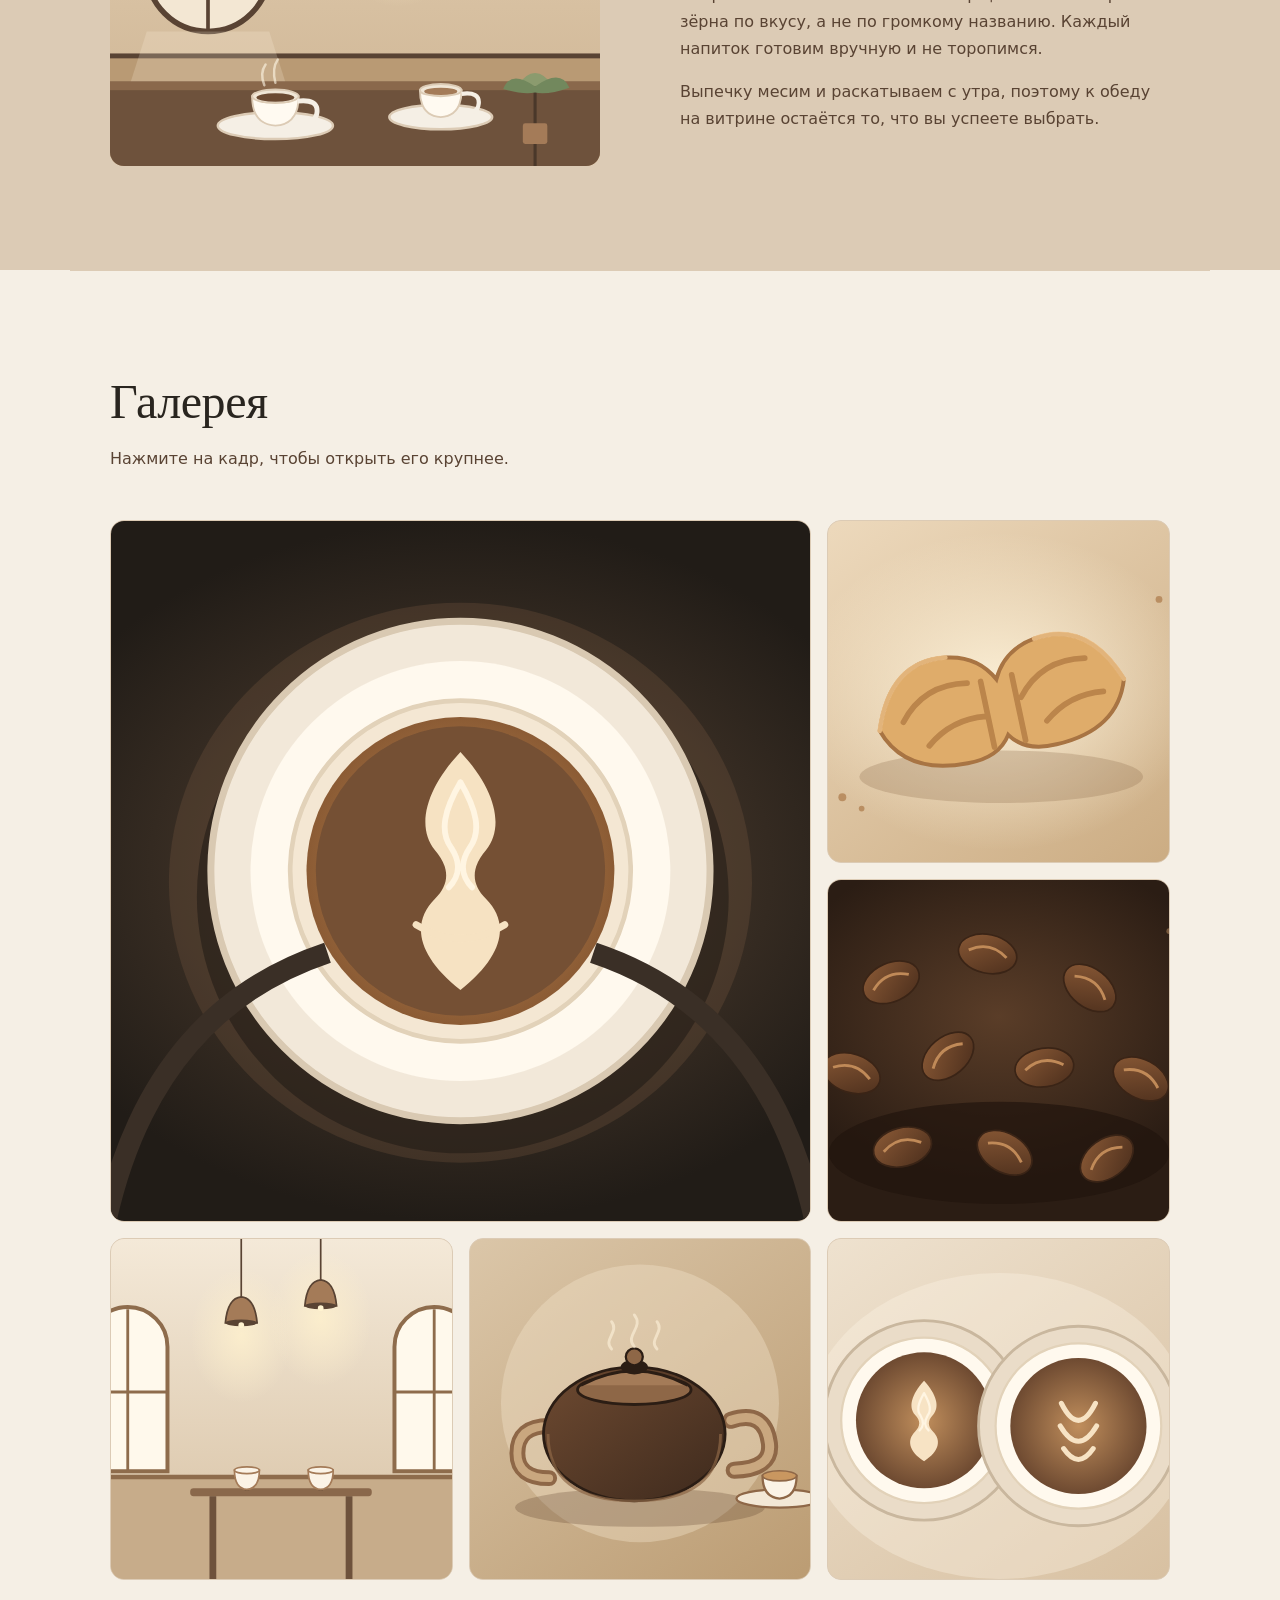
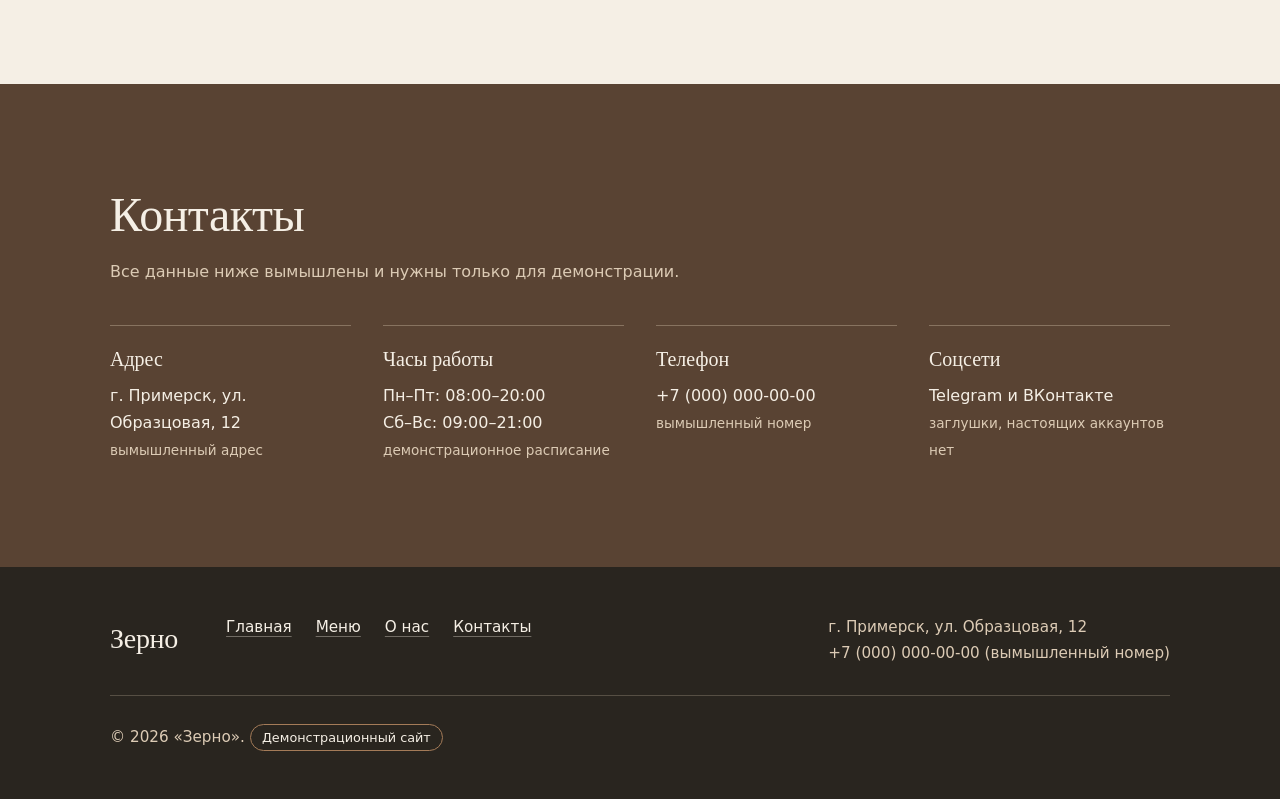
<file: zerno/index.html>
<!DOCTYPE html>
<html lang="ru">
<head>
  <meta charset="utf-8">
  <meta name="viewport" content="width=device-width, initial-scale=1">
  <title>Зерно: кофейня. Демонстрационный сайт</title>
  <meta name="description" content="Зерно: концепт сайта уютной кофейни specialty-кофе и свежей выпечки. Демонстрационный сайт, сделанный redds">
  <meta name="theme-color" content="#F5EFE5">
  <link rel="stylesheet" href="style.css">
</head>
<body>
  <a class="skip" href="#main">Перейти к содержимому</a>

  <header class="header">
    <div class="wrap header__in">
      <a class="logo" href="#home">Зерно</a>
      <button class="menu-btn" type="button" aria-expanded="false" aria-controls="nav">Меню сайта</button>
      <nav class="nav" id="nav" aria-label="Основная навигация">
        <ul>
          <li><a href="#home">Главная</a></li>
          <li><a href="#menu">Меню</a></li>
          <li><a href="#about">О нас</a></li>
          <li><a href="#contacts">Контакты</a></li>
        </ul>
      </nav>
    </div>
  </header>

  <main id="main">
    <section class="hero wrap" id="home">
      <div class="hero__text">
        <h1>Хороший день начинается с кофе.</h1>
        <p>«Зерно»: небольшая кофейня, где обжарку выбирают с вниманием, а выпечку достают из печи каждое утро. Заходите на чашку кофе по дороге на работу или на долгий разговор за угловым столиком.</p>
        <a class="btn" href="#menu">Посмотреть меню</a>
      </div>
      <img class="hero__img" src="assets/images/hero.svg" width="800" height="600" alt="Светлый зал кофейни с арочными окнами, подвесными лампами и чашкой кофе на столе">
    </section>

    <section class="section wrap" id="menu" aria-labelledby="menu-title">
      <h2 id="menu-title">Меню</h2>
      <p class="note">Все позиции и цены вымышлены и показаны в демонстрационных целях.</p>

      <article class="cat">
        <img src="assets/images/menu-coffee.svg" width="800" height="600" loading="lazy" decoding="async" alt="Чашка капучино на блюдце, вид сверху">
        <div>
          <h3>Кофе</h3>
          <ul class="items">
            <li><div class="row"><h4>Эспрессо</h4><data value="150">150&nbsp;₽</data></div><p>Плотный, с карамельной сладостью и мягкой кислотой.</p></li>
            <li><div class="row"><h4>Американо</h4><data value="190">190&nbsp;₽</data></div><p>Эспрессо с горячей водой, чистый и ясный вкус.</p></li>
            <li><div class="row"><h4>Капучино</h4><data value="260">260&nbsp;₽</data></div><p>Двойной эспрессо и бархатная молочная пена.</p></li>
            <li><div class="row"><h4>Флэт уайт</h4><data value="290">290&nbsp;₽</data></div><p>Больше кофе, меньше молока: для тех, кто любит насыщенность.</p></li>
            <li><div class="row"><h4>Фильтр-кофе</h4><data value="280">280&nbsp;₽</data></div><p>Заваривается по заказу, сорт зёрен меняется каждую неделю.</p></li>
          </ul>
        </div>
      </article>

      <article class="cat">
        <img src="assets/images/menu-tea.svg" width="800" height="600" loading="lazy" decoding="async" alt="Заварочный чайник на тёплом фоне">
        <div>
          <h3>Чай и другие напитки</h3>
          <ul class="items">
            <li><div class="row"><h4>Чёрный чай с бергамотом</h4><data value="220">220&nbsp;₽</data></div><p>Классический эрл грей, подаётся в чайнике на двоих.</p></li>
            <li><div class="row"><h4>Зелёный сенча</h4><data value="230">230&nbsp;₽</data></div><p>Свежий травянистый вкус с лёгкой сладостью.</p></li>
            <li><div class="row"><h4>Облепиховый чай</h4><data value="290">290&nbsp;₽</data></div><p>Ягоды, апельсин и имбирь. Согревает в холодный день.</p></li>
            <li><div class="row"><h4>Какао с маршмеллоу</h4><data value="270">270&nbsp;₽</data></div><p>Густое, на цельном молоке, с домашним зефиром.</p></li>
          </ul>
        </div>
      </article>

      <article class="cat">
        <img src="assets/images/menu-pastry.svg" width="800" height="600" loading="lazy" decoding="async" alt="Свежие круассаны на тёплом фоне">
        <div>
          <h3>Выпечка и десерты</h3>
          <ul class="items">
            <li><div class="row"><h4>Круассан сливочный</h4><data value="190">190&nbsp;₽</data></div><p>Слоёный, на сливочном масле, ещё тёплый из печи.</p></li>
            <li><div class="row"><h4>Круассан с миндальным кремом</h4><data value="240">240&nbsp;₽</data></div><p>Хрустящая корочка и нежная начинка с лепестками миндаля.</p></li>
            <li><div class="row"><h4>Яблочный пирог</h4><data value="260">260&nbsp;₽</data></div><p>Рассыпчатое тесто, яблоки и корица.</p></li>
            <li><div class="row"><h4>Чизкейк «Сан-Себастьян»</h4><data value="340">340&nbsp;₽</data></div><p>Карамельная корочка и сливочная серединка.</p></li>
            <li><div class="row"><h4>Овсяное печенье</h4><data value="120">120&nbsp;₽</data></div><p>С изюмом и кусочками шоколада.</p></li>
          </ul>
        </div>
      </article>
    </section>

    <section class="about" id="about" aria-labelledby="about-title">
      <div class="wrap about__in">
        <img src="assets/images/about.svg" width="800" height="600" loading="lazy" decoding="async" alt="Интерьер кофейни: подвесная лампа над столом с двумя чашками">
        <div class="about__text">
          <h2 id="about-title">О нас</h2>
          <p>«Зерно» задумано как тихое место в середине дня: без спешки, с тёплым светом и запахом свежей выпечки.</p>
          <p>Мы работаем с небольшими обжарщиками и выбираем зёрна по вкусу, а не по громкому названию. Каждый напиток готовим вручную и не торопимся.</p>
          <p>Выпечку месим и раскатываем с утра, поэтому к обеду на витрине остаётся то, что вы успеете выбрать.</p>
        </div>
      </div>
    </section>

    <section class="section wrap" id="gallery" aria-labelledby="gallery-title">
      <h2 id="gallery-title">Галерея</h2>
      <p class="note">Нажмите на кадр, чтобы открыть его крупнее.</p>
      <ul class="gallery">
        <li><button type="button" data-src="assets/images/gallery-1.svg" data-alt="Капучино на тёмном столе"><img src="assets/images/gallery-1.svg" width="800" height="600" loading="lazy" decoding="async" alt="Капучино на тёмном столе"></button></li>
        <li><button type="button" data-src="assets/images/gallery-2.svg" data-alt="Круассан на тёплом фоне"><img src="assets/images/gallery-2.svg" width="800" height="600" loading="lazy" decoding="async" alt="Круассан на тёплом фоне"></button></li>
        <li><button type="button" data-src="assets/images/gallery-3.svg" data-alt="Обжаренные кофейные зёрна"><img src="assets/images/gallery-3.svg" width="800" height="600" loading="lazy" decoding="async" alt="Обжаренные кофейные зёрна"></button></li>
        <li><button type="button" data-src="assets/images/gallery-4.svg" data-alt="Зал кофейни с подвесными лампами"><img src="assets/images/gallery-4.svg" width="800" height="600" loading="lazy" decoding="async" alt="Зал кофейни с подвесными лампами"></button></li>
        <li><button type="button" data-src="assets/images/gallery-5.svg" data-alt="Заварочный чайник"><img src="assets/images/gallery-5.svg" width="800" height="600" loading="lazy" decoding="async" alt="Заварочный чайник"></button></li>
        <li><button type="button" data-src="assets/images/gallery-6.svg" data-alt="Две чашки кофе на блюдцах"><img src="assets/images/gallery-6.svg" width="800" height="600" loading="lazy" decoding="async" alt="Две чашки кофе на блюдцах"></button></li>
      </ul>
    </section>

    <section class="contacts" id="contacts" aria-labelledby="contacts-title">
      <div class="wrap">
        <h2 id="contacts-title">Контакты</h2>
        <p class="note">Все данные ниже вымышлены и нужны только для демонстрации.</p>
        <dl class="info">
          <div><dt>Адрес</dt><dd>г. Примерск, ул. Образцовая, 12<br><small>вымышленный адрес</small></dd></div>
          <div><dt>Часы работы</dt><dd>Пн–Пт: 08:00–20:00<br>Сб–Вс: 09:00–21:00<br><small>демонстрационное расписание</small></dd></div>
          <div><dt>Телефон</dt><dd>+7 (000) 000-00-00<br><small>вымышленный номер</small></dd></div>
          <div><dt>Соцсети</dt><dd>Telegram и ВКонтакте<br><small>заглушки, настоящих аккаунтов нет</small></dd></div>
        </dl>
      </div>
    </section>
  </main>

  <footer class="footer">
    <div class="wrap footer__in">
      <a class="logo" href="#home">Зерно</a>
      <nav aria-label="Навигация в подвале">
        <ul>
          <li><a href="#home">Главная</a></li>
          <li><a href="#menu">Меню</a></li>
          <li><a href="#about">О нас</a></li>
          <li><a href="#contacts">Контакты</a></li>
        </ul>
      </nav>
      <p class="footer__contact">г. Примерск, ул. Образцовая, 12<br>+7 (000) 000-00-00 (вымышленный номер)</p>
      <p class="footer__legal">© <span id="year">2026</span> «Зерно». <span class="badge">Демонстрационный сайт</span></p>
    </div>
  </footer>

  <dialog class="lightbox" id="lightbox" aria-label="Просмотр изображения">
    <figure>
      <img id="lightbox-img" src="[data-uri]" alt="">
      <figcaption id="lightbox-cap"></figcaption>
    </figure>
    <button class="lightbox__close" type="button" id="lightbox-close" aria-label="Закрыть">×</button>
  </dialog>

  <script src="main.js"></script>
</body>
</html>
</file>
<file: styles.css>
:root {
  --bg: #151617;
  --surface: #1b1c1e;
  --line: #2b2d30;
  --line-2: #3a3d41;
  --text: #f2f2f0;
  --muted: #9a9da2;
  --radius: 2px;
  --font: system-ui, -apple-system, "Segoe UI", Roboto, "Helvetica Neue", Arial, sans-serif;
  --pad: clamp(1.25rem, 5vw, 2rem);
  --header-h: 64px;
}

*, *::before, *::after { box-sizing: border-box; }
html { -webkit-text-size-adjust: 100%; }
@media (prefers-reduced-motion: no-preference) { html { scroll-behavior: smooth; } }

body {
  margin: 0;
  background: var(--bg);
  color: var(--text);
  font: 400 1rem/1.65 var(--font);
  overflow-x: hidden;
  -webkit-font-smoothing: antialiased;
}
h1, h2, h3, p, ul, dl, dd { margin: 0; }
ul { padding: 0; list-style: none; }
a { color: inherit; }
button { font: inherit; color: inherit; }

:focus-visible { outline: 2px solid var(--text); outline-offset: 3px; }

.wrap { width: 100%; max-width: 1120px; margin-inline: auto; padding-inline: var(--pad); }
.skip { position: absolute; left: var(--pad); top: -4rem; background: var(--text); color: var(--bg); padding: .5rem 1rem; z-index: 100; }
.skip:focus { top: .5rem; }

.btn {
  display: inline-flex; align-items: center; justify-content: center;
  min-height: 48px; padding: 0 1.5rem;
  background: var(--text); color: var(--bg);
  border: 1px solid var(--text); border-radius: var(--radius);
  font-weight: 500; text-decoration: none; cursor: pointer;
  transition: background-color .2s, color .2s, border-color .2s;
}
.btn:hover { background: transparent; color: var(--text); }
.btn--ghost { background: transparent; color: var(--text); border-color: var(--line-2); }
.btn--ghost:hover { border-color: var(--text); background: transparent; }
.btn--sm { min-height: 40px; padding: 0 1rem; font-size: .9rem; }

.header { position: sticky; top: 0; z-index: 50; background: rgba(21, 22, 23, .92); backdrop-filter: blur(8px); border-bottom: 1px solid var(--line); }
.header__in { display: flex; align-items: center; gap: 1rem; min-height: var(--header-h); }
.logo { font-weight: 700; font-size: 1.25rem; letter-spacing: -.02em; text-decoration: none; margin-right: auto; }
.menu-btn { background: none; border: 1px solid var(--line-2); border-radius: var(--radius); min-height: 40px; padding: 0 .9rem; cursor: pointer; }
.header__cta { display: none; }

.nav { position: absolute; inset: var(--header-h) 0 auto 0; background: var(--bg); border-bottom: 1px solid var(--line); display: none; }
.nav.is-open { display: block; }
.nav ul { padding: .5rem var(--pad) 1rem; }
.nav a { display: block; padding: .75rem 0; color: var(--muted); text-decoration: none; border-bottom: 1px solid var(--line); }
.nav a:hover, .nav a.is-active { color: var(--text); }

.hero { display: grid; gap: 3rem; padding-block: 4rem 5rem; }
.hero__role { color: var(--muted); margin-bottom: 1.25rem; }
h1 { font-size: clamp(2.5rem, 9vw, 4.75rem); line-height: 1.04; font-weight: 650; letter-spacing: -.035em; text-wrap: balance; }
.hero__lead { max-width: 34rem; margin-top: 1.5rem; color: var(--muted); font-size: 1.0625rem; }
.hero__actions { display: flex; flex-wrap: wrap; gap: .75rem; margin-top: 2.25rem; }

.frame { border: 1px solid var(--line-2); border-radius: var(--radius); background: var(--surface); max-width: 520px; width: 100%; }
.frame__bar { display: flex; align-items: center; gap: .4rem; padding: .7rem .9rem; border-bottom: 1px solid var(--line); }
.frame__bar i { width: 8px; height: 8px; border: 1px solid var(--line-2); border-radius: 50%; }
.frame__bar span { margin-left: .6rem; font-size: .75rem; color: var(--muted); }
.frame__body { padding: 1.5rem; display: grid; gap: .9rem; }
.l { display: block; height: 10px; background: var(--line-2); transform-origin: left; }
.l1 { width: 38%; height: 16px; background: var(--text); }
.l2 { width: 78%; } .l3 { width: 56%; } .l4 { width: 70%; } .l5 { width: 44%; }
.frame__grid { display: grid; grid-template-columns: repeat(3, 1fr); gap: .75rem; margin-block: .6rem; }
.frame__grid span { aspect-ratio: 4 / 3; border: 1px solid var(--line-2); }
.frame__grid span:first-child { background: var(--line); }

.section { padding-block: 4.5rem; border-top: 1px solid var(--line); }
h2 { font-size: clamp(1.75rem, 5vw, 2.5rem); letter-spacing: -.025em; line-height: 1.15; font-weight: 600; margin-bottom: 1.25rem; }
h3 { font-size: 1.25rem; line-height: 1.3; font-weight: 600; letter-spacing: -.01em; }
.section__note { color: var(--muted); max-width: 38rem; margin-bottom: 2.5rem; }
#services h2, #about h2, #contacts h2 { margin-bottom: 2rem; }
#projects h2, #contacts h2 { margin-bottom: 1.25rem; }

.services li { padding-block: 1.75rem; border-top: 1px solid var(--line); display: grid; gap: .6rem; }
.services li:last-child { border-bottom: 1px solid var(--line); }
.services p { color: var(--muted); max-width: 34rem; }
.services .price { color: var(--text); font-weight: 600; font-size: 1.125rem; white-space: nowrap; font-variant-numeric: tabular-nums; }
.services .price span { color: var(--muted); font-weight: 400; }
.services__note { margin: 1.25rem 0 0; font-size: .9rem; }

.projects { display: grid; gap: 1.5rem; }
.card { border: 1px solid var(--line-2); border-radius: var(--radius); background: var(--surface); display: flex; flex-direction: column; transition: border-color .2s; }
.card:hover { border-color: var(--muted); }
.card__body { padding: 1.5rem; display: grid; gap: .5rem; border-top: 1px solid var(--line); flex: 1; align-content: start; }
.card__body > p:not(.tag):not(.card__type):not(.card__stack) { color: var(--muted); font-size: .95rem; }
.tag { justify-self: start; font-size: .8rem; color: var(--text); border: 1px dashed var(--muted); padding: .1rem .55rem; margin-bottom: .5rem; }
.card__type { color: var(--muted); font-size: .9rem; }
.card__stack { margin-top: .5rem; font-size: .85rem; color: var(--muted); }
.card__link { justify-self: start; margin-top: .75rem; font-size: .9rem; text-decoration-color: var(--line-2); text-underline-offset: .25em; }
.card__link:hover { text-decoration-color: var(--text); }
.card__preview { position: relative; height: 190px; overflow: hidden; background: #F5EFE5; }
.card__frame { display: block; width: 100%; height: 100%; border: 0; pointer-events: none; }
.card__open { position: absolute; right: .75rem; bottom: .75rem; min-height: 32px; padding: 0 .75rem; border: 1px solid var(--line-2); border-radius: var(--radius); background: rgba(21, 22, 23, .9); color: var(--text); font-size: .8rem; cursor: pointer; }
.card__open:hover { background: var(--text); color: var(--bg); }

.about__text { display: grid; gap: 1.1rem; max-width: 40rem; color: var(--muted); }
.about__text > p:first-child { color: var(--text); font-size: 1.125rem; }
.stack { margin-top: 1.5rem; border-top: 1px solid var(--line); }
.stack div { display: grid; gap: .25rem; padding-block: 1rem; border-bottom: 1px solid var(--line); }
.stack dt { color: var(--text); font-weight: 600; }

.contacts { border-top: 1px solid var(--line); }
.contacts li { display: flex; flex-wrap: wrap; align-items: center; gap: .5rem 1.25rem; padding-block: 1.5rem; border-bottom: 1px solid var(--line); }
.contacts span { flex: 0 0 100%; color: var(--muted); font-size: .9rem; }
.contacts a { font-size: clamp(1.25rem, 5vw, 1.75rem); letter-spacing: -.02em; text-decoration-color: var(--line-2); text-underline-offset: .25em; word-break: break-word; }
.contacts a:hover { text-decoration-color: var(--text); }
.contacts__hint { margin-top: 1.25rem; color: var(--muted); font-size: .9rem; }

.footer { border-top: 1px solid var(--line); color: var(--muted); font-size: .9rem; }
.footer__in { display: flex; justify-content: space-between; padding-block: 1.75rem; }

body:has(dialog[open]) { overflow: hidden; }
.demo { width: min(1100px, 100%); height: min(820px, 92vh); max-width: none; max-height: none; padding: 0; border: 1px solid var(--line-2); border-radius: var(--radius); background: var(--surface); color: var(--text); overflow: hidden; }
.demo::backdrop { background: rgba(0, 0, 0, .78); }
.demo[open] { display: flex; flex-direction: column; }
.demo__bar { display: flex; align-items: center; gap: 1rem; flex: 0 0 auto; padding: .5rem .75rem; border-bottom: 1px solid var(--line); font-size: .9rem; }
.demo__bar span { margin-right: auto; }
.demo__bar a { color: var(--muted); text-decoration-color: var(--line-2); text-underline-offset: .25em; }
.demo__bar a:hover { color: var(--text); }
.demo__bar button { width: 32px; height: 32px; padding: 0; border: 1px solid var(--line-2); border-radius: var(--radius); background: none; font-size: 1.25rem; line-height: 1; cursor: pointer; }
.demo iframe { flex: 1; min-height: 0; width: 100%; border: 0; background: #F5EFE5; }

@media (prefers-reduced-motion: no-preference) {
  .l { animation: draw .7s cubic-bezier(.2, .7, .2, 1) both; }
  .l2 { animation-delay: .1s; } .l3 { animation-delay: .2s; } .l4 { animation-delay: .5s; } .l5 { animation-delay: .6s; }
  .frame__grid span { animation: fade .6s .3s both; }
  @keyframes draw { from { transform: scaleX(0); } }
  @keyframes fade { from { opacity: 0; } }
}

@media (min-width: 720px) {
  .menu-btn { display: none; }
  .nav { position: static; display: block; background: none; border: 0; }
  .nav ul { display: flex; gap: 1.75rem; padding: 0; }
  .nav a { padding: .25rem 0; border: 0; font-size: .95rem; }
  .nav a.is-active { box-shadow: 0 1px 0 var(--text); }
  .header__cta { display: inline-flex; }
  .header__in { gap: 2.5rem; }
  .hero { grid-template-columns: 1.15fr .85fr; align-items: center; gap: 4rem; padding-block: 7rem 8rem; }
  .section { padding-block: 6rem; }
  .services li { grid-template-columns: 1fr 1.4fr 8rem; gap: 2rem; align-items: baseline; }
  .services .price { text-align: right; }
  .projects { grid-template-columns: repeat(3, 1fr); }
  .about { display: grid; grid-template-columns: 1fr 1.6fr; gap: 3rem; align-items: start; }
  .about h2 { margin-bottom: 0 !important; }
  .stack div { grid-template-columns: 6rem 1fr; gap: 1.5rem; }
  .contacts span { flex: 0 0 9rem; }
}
</file>
<file: fotograf/style.css>
:root {
  --bg: #0A0A0B;
  --surface: #121214;
  --surface-2: #18181B;
  --text: #F1E8DA;
  --muted: #A69C8F;
  --line: rgba(241, 232, 218, 0.14);
  --accent: #D98B36;
  --paper: #F5EEE2;
  --ink: #17120E;
  --radius: 18px;
  --pad: clamp(1.25rem, 5vw, 2.5rem);
  --header-h: 68px;
  --sans: system-ui, -apple-system, "Segoe UI", Roboto, Arial, sans-serif;
  --display: "Iowan Old Style", "Palatino Linotype", Palatino, Georgia, "Times New Roman", serif;
}

*, *::before, *::after { box-sizing: border-box; }
html { -webkit-text-size-adjust: 100%; scroll-padding-top: calc(var(--header-h) + 1rem); }
@media (prefers-reduced-motion: no-preference) { html { scroll-behavior: smooth; } }
body {
  margin: 0;
  background: radial-gradient(circle at 88% 4%, rgba(217, 139, 54, 0.10), transparent 28rem), var(--bg);
  color: var(--text);
  font: 400 1rem/1.7 var(--sans);
  overflow-x: hidden;
}
body.is-locked { overflow: hidden; }
h1, h2, h3, p, ul, dl, dd, figure, address { margin: 0; }
ul { padding: 0; list-style: none; }
img { display: block; max-width: 100%; height: auto; }
a { color: inherit; }
button { font: inherit; color: inherit; }
[hidden] { display: none !important; }
:focus-visible { outline: 2px solid var(--accent); outline-offset: 4px; }

.container { width: 100%; max-width: 1180px; margin-inline: auto; padding-inline: var(--pad); }
.skip-link {
  position: absolute;
  top: -5rem;
  left: var(--pad);
  z-index: 100;
  padding: 0.6rem 1rem;
  background: var(--accent);
  color: var(--ink);
  border-radius: 0 0 10px 10px;
  text-decoration: none;
  font-weight: 600;
}
.skip-link:focus { top: 0; }

.site-header {
  position: sticky;
  top: 0;
  z-index: 50;
  background: rgba(10, 10, 11, 0.92);
  border-bottom: 1px solid var(--line);
  -webkit-backdrop-filter: blur(14px);
  backdrop-filter: blur(14px);
}
.header__inner { position: relative; display: flex; align-items: center; justify-content: space-between; min-height: var(--header-h); }
.brand {
  font-family: var(--display);
  font-size: 1.55rem;
  line-height: 1;
  letter-spacing: -0.02em;
  text-decoration: none;
}
.brand span { color: var(--accent); }
.menu-toggle {
  min-height: 42px;
  padding: 0 1rem;
  background: transparent;
  border: 1px solid var(--line);
  border-radius: 999px;
  cursor: pointer;
  font-size: 0.9rem;
}
.menu-toggle:hover, .menu-toggle[aria-expanded="true"] { border-color: var(--accent); color: var(--accent); }
.site-nav {
  position: absolute;
  top: 100%;
  left: calc(var(--pad) * -1);
  right: calc(var(--pad) * -1);
  display: none;
  background: #0D0D0F;
  border-bottom: 1px solid var(--line);
}
.site-nav.is-open { display: block; }
.site-nav ul { padding: 0.5rem var(--pad) 1rem; }
.site-nav a {
  display: block;
  padding: 0.85rem 0;
  border-bottom: 1px solid var(--line);
  color: var(--text);
  text-decoration: none;
}
.site-nav a:hover { color: var(--accent); }

.eyebrow {
  margin-bottom: 1rem;
  color: var(--accent);
  font-size: 0.78rem;
  font-weight: 700;
  letter-spacing: 0.18em;
  text-transform: uppercase;
}
.button {
  display: inline-flex;
  align-items: center;
  justify-content: center;
  min-height: 50px;
  padding: 0 1.6rem;
  background: var(--accent);
  color: var(--ink);
  border: 1px solid var(--accent);
  border-radius: 999px;
  font-weight: 700;
  text-decoration: none;
  transition: transform 0.25s ease, background-color 0.25s ease, color 0.25s ease;
}
.button:hover { transform: translateY(-2px); background: var(--text); border-color: var(--text); }
.button--light { background: var(--text); border-color: var(--text); }
.button--light:hover { background: var(--accent); border-color: var(--accent); }
.text-link {
  display: inline-flex;
  align-items: center;
  min-height: 50px;
  color: var(--text);
  text-decoration-color: var(--accent);
  text-underline-offset: 0.35em;
  font-weight: 600;
}
.text-link:hover { color: var(--accent); }

.hero { padding-block: clamp(3.5rem, 12vw, 6rem) 4.5rem; }
.hero__inner { display: grid; gap: 3rem; }
.hero h1 {
  max-width: 12ch;
  font-family: var(--display);
  font-size: clamp(2.75rem, 11vw, 6rem);
  font-weight: 500;
  line-height: 0.98;
  letter-spacing: -0.03em;
  text-wrap: balance;
}
.hero__lead { max-width: 34rem; margin-top: 1.5rem; color: var(--muted); font-size: 1.0625rem; }
.hero__actions { display: flex; flex-wrap: wrap; align-items: center; gap: 0.5rem 1.5rem; margin-top: 2rem; }
.hero__meta {
  display: grid;
  grid-template-columns: repeat(2, minmax(0, 1fr));
  gap: 1rem;
  margin-top: 2.5rem;
  padding-top: 1.5rem;
  border-top: 1px solid var(--line);
}
.hero__meta dt, .about__facts dt {
  color: var(--muted);
  font-size: 0.75rem;
  letter-spacing: 0.14em;
  text-transform: uppercase;
}
.hero__meta dd, .about__facts dd { margin-top: 0.35rem; font-size: 0.95rem; }

.mosaic {
  display: grid;
  grid-template-columns: repeat(2, minmax(0, 1fr));
  grid-template-rows: repeat(6, minmax(58px, 1fr));
  gap: 0.6rem;
  min-height: 420px;
}
.mosaic__item {
  overflow: hidden;
  border: 1px solid var(--line);
  border-radius: 12px;
  background: var(--surface-2);
}
.mosaic__item img {
  width: 100%;
  height: 100%;
  object-fit: cover;
  filter: saturate(0.82) contrast(1.06);
  transition: transform 0.6s ease, filter 0.6s ease;
}
.mosaic__item:hover img { transform: scale(1.06); filter: saturate(1.05) contrast(1.02); }
.mosaic__item--a { grid-column: 1; grid-row: 1 / 3; }
.mosaic__item--b { grid-column: 2; grid-row: 1 / 4; }
.mosaic__item--c { grid-column: 1; grid-row: 3 / 5; }
.mosaic__item--d { grid-column: 2; grid-row: 4 / 7; }
.mosaic__item--e { grid-column: 1; grid-row: 5 / 7; }

.section { padding-block: 4.5rem; border-top: 1px solid var(--line); }
.section h2 {
  font-family: var(--display);
  font-size: clamp(2.4rem, 8vw, 4rem);
  font-weight: 500;
  line-height: 1.05;
  letter-spacing: -0.025em;
}
.section__lead { max-width: 38rem; margin-top: 1rem; color: var(--muted); }
.filters { display: flex; flex-wrap: wrap; gap: 0.5rem; margin-top: 2rem; }
.filter {
  min-height: 42px;
  padding: 0 1.1rem;
  background: transparent;
  border: 1px solid var(--line);
  border-radius: 999px;
  color: var(--muted);
  cursor: pointer;
  transition: background-color 0.25s ease, color 0.25s ease, border-color 0.25s ease;
}
.filter:hover { color: var(--text); border-color: var(--muted); }
.filter.is-active { background: var(--accent); border-color: var(--accent); color: var(--ink); font-weight: 700; }

.gallery { display: grid; grid-template-columns: repeat(2, minmax(0, 1fr)); gap: 0.75rem; margin-top: 2.5rem; }
.card__open {
  position: relative;
  display: block;
  width: 100%;
  padding: 0;
  overflow: hidden;
  border: 1px solid var(--line);
  border-radius: 14px;
  background: var(--surface-2);
  aspect-ratio: 4 / 3;
  cursor: zoom-in;
}
.card__open img { width: 100%; height: 100%; object-fit: cover; transition: transform 0.5s ease; }
.card__open:hover img { transform: scale(1.06); }
.card__overlay {
  position: absolute;
  inset: auto 0 0;
  display: flex;
  align-items: flex-end;
  min-height: 55%;
  padding: 0.9rem;
  background: linear-gradient(transparent, rgba(10, 10, 11, 0.85));
}
.card__overlay span {
  color: var(--text);
  font-size: 0.72rem;
  font-weight: 700;
  letter-spacing: 0.14em;
  text-transform: uppercase;
}
.gallery__status { margin-top: 1.25rem; color: var(--muted); font-size: 0.9rem; }

.about { background: var(--surface); }
.about__inner { display: grid; gap: 2.5rem; }
.about__visual { overflow: hidden; border: 1px solid var(--line); border-radius: var(--radius); }
.about__visual img { width: 100%; aspect-ratio: 4 / 3; object-fit: cover; }
.about__copy h2 { margin-bottom: 1.5rem; }
.about__copy p { max-width: 36rem; color: var(--muted); }
.about__copy p + p { margin-top: 1rem; }
.about__note { padding-left: 1rem; border-left: 2px solid var(--accent); }
.about__facts { display: grid; grid-template-columns: repeat(2, minmax(0, 1fr)); gap: 1rem; margin-top: 2rem; padding-top: 1.5rem; border-top: 1px solid var(--line); }

.contact-grid { display: grid; gap: 1rem; margin-top: 2.5rem; }
.contact-card {
  padding: 1.25rem;
  border: 1px solid var(--line);
  border-radius: 14px;
  background: var(--surface);
  font-style: normal;
}
.contact-card__label {
  display: block;
  margin-bottom: 0.75rem;
  color: var(--accent);
  font-size: 0.75rem;
  font-weight: 700;
  letter-spacing: 0.16em;
  text-transform: uppercase;
}
.contact-card strong { display: block; font-size: 1.05rem; line-height: 1.45; }
.contact-card small { display: block; margin-top: 0.5rem; color: var(--muted); }
.contacts .button { margin-top: 2rem; }

.site-footer { background: #070708; border-top: 1px solid var(--line); color: var(--muted); font-size: 0.92rem; }
.footer__inner { display: grid; gap: 1.5rem; padding-block: 3rem; }
.site-footer .brand { color: var(--text); }
.site-footer ul { display: flex; flex-wrap: wrap; gap: 0.5rem 1.5rem; }
.site-footer a { text-decoration-color: var(--line); text-underline-offset: 0.3em; }
.site-footer a:hover { color: var(--accent); }
.site-footer .brand { text-decoration: none; }
.footer__legal { border-top: 1px solid var(--line); padding-top: 1.5rem; }

.lightbox {
  width: min(92vw, 960px);
  max-width: none;
  padding: 0;
  border: 0;
  border-radius: 20px;
  background: var(--paper);
  color: var(--ink);
  box-shadow: 0 30px 90px rgba(0, 0, 0, 0.65);
}
.lightbox::backdrop { background: rgba(4, 4, 5, 0.88); -webkit-backdrop-filter: blur(6px); backdrop-filter: blur(6px); }
.lightbox__frame { position: relative; padding: 1rem; }
.lightbox figure { margin: 0; }
.lightbox img { width: 100%; max-height: 72vh; object-fit: contain; border-radius: 12px; background: #DDD4C7; }
.lightbox figcaption { padding: 0.9rem 0.25rem 0.25rem; text-align: center; font-weight: 700; }
.lightbox__close {
  position: absolute;
  top: 0.75rem;
  right: 0.75rem;
  z-index: 1;
  display: grid;
  place-items: center;
  width: 42px;
  height: 42px;
  padding: 0 0 0.2rem;
  background: var(--ink);
  color: var(--paper);
  border: 1px solid var(--ink);
  border-radius: 50%;
  font-size: 1.7rem;
  line-height: 1;
  cursor: pointer;
}
.lightbox__close:hover { background: var(--accent); border-color: var(--accent); }

@media (min-width: 761px) {
  .menu-toggle { display: none; }
  .site-nav { position: static; display: block; background: transparent; border: 0; }
  .site-nav ul { display: flex; gap: 2rem; padding: 0; }
  .site-nav a { padding: 0.25rem 0; border: 0; }
  .site-nav a:hover { box-shadow: 0 1px 0 var(--accent); }
  .hero__inner { grid-template-columns: 1fr 1.05fr; align-items: center; gap: 4rem; padding-block: 2rem 3rem; }
  .hero h1 { font-size: clamp(3.5rem, 6.2vw, 6rem); }
  .mosaic { min-height: 560px; }
  .section { padding-block: 7rem; }
  .gallery { grid-template-columns: repeat(3, minmax(0, 1fr)); gap: 1rem; margin-top: 3rem; }
  .about__inner { grid-template-columns: 1fr 1fr; align-items: center; gap: 5rem; }
  .contact-grid { grid-template-columns: repeat(2, minmax(0, 1fr)); gap: 1.25rem; }
  .footer__inner { grid-template-columns: auto 1fr; align-items: center; column-gap: 4rem; }
  .footer__legal { grid-column: 1 / -1; }
}

@media (min-width: 1080px) {
  .contact-grid { grid-template-columns: repeat(4, minmax(0, 1fr)); }
  .footer__inner { grid-template-columns: auto 1fr auto auto; }
  .footer__legal { grid-column: auto; padding-top: 0; border-top: 0; }
}

@media (prefers-reduced-motion: reduce) {
  *, *::before, *::after { scroll-behavior: auto !important; transition: none !important; animation: none !important; }
}
</file>
<file: yurist/style.css>
:root {
  --bg: #f4f6f8;
  --surface: #ffffff;
  --surface-alt: #e9edf2;
  --text: #1d2633;
  --muted: #566273;
  --navy: #1f344d;
  --navy-deep: #162638;
  --accent: #b58a63;
  --line: #d7dee6;
  --radius: 16px;
  --shadow: 0 12px 30px rgba(31, 52, 77, 0.08);
  --serif: "Iowan Old Style", "Palatino Linotype", Palatino, Georgia, serif;
  --sans: system-ui, -apple-system, "Segoe UI", Roboto, Arial, sans-serif;
  --pad: clamp(1.25rem, 5vw, 2.5rem);
  --header-h: 72px;
}
*, *::before, *::after { box-sizing: border-box; }
html { -webkit-text-size-adjust: 100%; scroll-padding-top: var(--header-h); }
@media (prefers-reduced-motion: no-preference) { html { scroll-behavior: smooth; } }
body { margin: 0; background: var(--bg); color: var(--text); font: 400 1rem/1.7 var(--sans); overflow-x: hidden; }
h1, h2, h3, p, ul, ol, dl, dd, figure { margin: 0; }
ul, ol { padding: 0; list-style: none; }
img { display: block; max-width: 100%; height: auto; }
a { color: inherit; }
button { font: inherit; color: inherit; }
h1, h2, h3 { font-family: var(--serif); font-weight: 500; line-height: 1.15; letter-spacing: -0.01em; }
:focus-visible { outline: 2px solid var(--accent); outline-offset: 3px; }
.section--dark :focus-visible, .footer :focus-visible { outline-color: #f4f6f8; }

.wrap { width: 100%; max-width: 1140px; margin-inline: auto; padding-inline: var(--pad); }
.skip { position: absolute; left: var(--pad); top: -4rem; z-index: 100; padding: .6rem 1rem; background: var(--navy-deep); color: #fff; border-radius: 8px; text-decoration: none; }
.skip:focus { top: .75rem; }

.header { position: sticky; top: 0; z-index: 50; background: rgba(244, 246, 248, 0.95); border-bottom: 1px solid var(--line); backdrop-filter: blur(10px); }
.header__in { display: flex; align-items: center; justify-content: space-between; min-height: var(--header-h); gap: 1rem; }
.logo { font-family: var(--serif); font-size: 1.6rem; text-decoration: none; color: var(--navy-deep); }
.menu-btn { min-height: 42px; padding: 0 1rem; border: 1px solid var(--line); border-radius: 999px; background: var(--surface); cursor: pointer; }
.nav { position: absolute; inset: var(--header-h) 0 auto 0; display: none; background: var(--bg); border-bottom: 1px solid var(--line); }
.nav.is-open { display: block; }
.nav ul { padding: .5rem var(--pad) 1rem; }
.nav a { display: block; padding: .8rem 0; text-decoration: none; color: var(--muted); border-bottom: 1px solid var(--line); }
.nav a:hover { color: var(--navy-deep); }

.eyebrow { font-size: .82rem; font-weight: 600; letter-spacing: .12em; text-transform: uppercase; color: var(--accent); margin-bottom: .75rem; }
.section-lead, .lead { max-width: 40rem; color: var(--muted); }
.btn { display: inline-flex; align-items: center; justify-content: center; min-height: 48px; padding: 0 1.5rem; border-radius: 999px; border: 1px solid var(--navy); background: var(--navy); color: #fff; text-decoration: none; font-weight: 500; transition: background-color .25s, color .25s, border-color .25s; }
.btn:hover { background: var(--navy-deep); border-color: var(--navy-deep); }
.btn--ghost { background: transparent; color: var(--navy); }
.btn--ghost:hover { background: rgba(31, 52, 77, 0.06); color: var(--navy-deep); }
.btn--light { background: #f4f6f8; color: var(--navy-deep); border-color: #f4f6f8; }
.btn--light:hover { background: #fff; border-color: #fff; }

.hero { display: grid; gap: 2.5rem; padding-block: 3rem 4.5rem; align-items: center; }
.hero h1 { font-size: clamp(2.5rem, 8vw, 4.5rem); max-width: 11ch; text-wrap: balance; margin-bottom: 1.25rem; color: var(--navy-deep); }
.hero .lead { font-size: 1.05rem; margin-bottom: 1.75rem; }
.actions { display: flex; flex-wrap: wrap; gap: .75rem; margin-bottom: 1rem; }
.demo-note { font-size: .92rem; color: var(--muted); }
.hero__media, .about__media { margin: 0; }
.hero__media img, .about__media img { width: 100%; border-radius: calc(var(--radius) + 4px); box-shadow: var(--shadow); background: var(--surface-alt); }

.section { padding-block: 4.5rem; }
.section--alt { background: var(--surface-alt); }
.section--dark { background: var(--navy-deep); color: #f4f6f8; }
.section h2 { font-size: clamp(2rem, 6vw, 3.1rem); margin-bottom: 1rem; color: var(--navy-deep); }
.section--dark h2 { color: #f4f6f8; }
.section--dark .section-lead, .section--dark .contact-list small, .section--dark .contact-card p { color: #d4dde6; }
.section--dark .eyebrow { color: #ddb894; }

.cards { display: grid; gap: 1rem; margin-top: 2.5rem; }
.card { background: var(--surface); border: 1px solid var(--line); border-radius: var(--radius); padding: 1.5rem; box-shadow: 0 2px 0 rgba(31, 52, 77, 0.02); }
.card__icon { width: 44px; height: 44px; display: grid; place-items: center; border-radius: 12px; background: rgba(181, 138, 99, 0.12); color: var(--accent); margin-bottom: 1rem; }
.card__icon svg { width: 24px; height: 24px; }
.card h3 { font-size: 1.35rem; margin-bottom: .5rem; color: var(--navy-deep); }
.card p { color: var(--muted); }

.timeline { display: grid; gap: 1.25rem; margin-top: 2.5rem; }
.timeline__item { display: grid; gap: .5rem; padding: 1.25rem 0; border-top: 1px solid #c8d2dd; }
.timeline__year { font-family: var(--serif); font-size: 1.5rem; color: var(--navy); }
.timeline__body h3 { font-size: 1.35rem; margin-bottom: .35rem; color: var(--navy-deep); }
.timeline__body p { color: var(--muted); max-width: 38rem; }

.about__in { display: grid; gap: 2.5rem; align-items: center; }
.about__text { max-width: 36rem; }
.about__text p { color: var(--muted); margin-bottom: 1rem; }
.checks { display: grid; gap: .65rem; margin-top: 1.5rem; }
.checks li { position: relative; padding-left: 1.5rem; color: var(--text); }
.checks li::before { content: ""; position: absolute; left: 0; top: .7em; width: 10px; height: 2px; background: var(--accent); }

.contacts__in { display: grid; gap: 2rem; }
.contact-list { display: grid; gap: 1.25rem; margin-top: 2rem; }
.contact-list > div { padding-top: 1rem; border-top: 1px solid rgba(212, 221, 230, 0.2); }
.contact-list dt { font-family: var(--serif); font-size: 1.25rem; margin-bottom: .25rem; }
.contact-list a { color: #fff; text-decoration-color: rgba(244, 246, 248, 0.4); text-underline-offset: .2em; }
.contact-list small { font-size: .88rem; }
.contact-card { background: rgba(244, 246, 248, 0.06); border: 1px solid rgba(212, 221, 230, 0.18); border-radius: var(--radius); padding: 1.75rem; align-self: start; }
.contact-card h3 { font-size: 1.6rem; margin-bottom: .75rem; }
.contact-card p { margin-bottom: 1.5rem; max-width: 28rem; }

.footer { padding-block: 1.75rem; border-top: 1px solid var(--line); background: var(--bg); }
.footer__in { display: flex; flex-wrap: wrap; gap: .75rem 1.5rem; align-items: center; justify-content: space-between; }
.footer .logo { font-size: 1.35rem; }
.footer__copy { color: var(--muted); font-size: .95rem; }

@media (min-width: 760px) {
  .menu-btn { display: none; }
  .nav { position: static; display: block; background: none; border: 0; }
  .nav ul { display: flex; gap: 1.5rem; padding: 0; }
  .nav a { padding: .25rem 0; border: 0; }
  .nav a:hover { box-shadow: inset 0 -1px 0 var(--accent); }
  .hero { grid-template-columns: 1fr 1fr; gap: 4rem; padding-block: 4.5rem 6.5rem; }
  .section { padding-block: 6rem; }
  .cards { grid-template-columns: repeat(2, 1fr); gap: 1.25rem; }
  .timeline__item { grid-template-columns: 120px 1fr; gap: 1.5rem; padding: 1.5rem 0; }
  .about__in { grid-template-columns: 1fr 1fr; gap: 4rem; }
  .contacts__in { grid-template-columns: 1.2fr .8fr; gap: 3rem; align-items: start; }
  .contact-list { grid-template-columns: repeat(3, 1fr); gap: 1.5rem; }
}
@media (min-width: 1040px) {
  .cards { grid-template-columns: repeat(4, 1fr); }
}
@media (prefers-reduced-motion: reduce) {
  *, *::before, *::after { transition: none !important; scroll-behavior: auto !important; }
}
</file>
<file: zerno/style.css>
:root {
  --cream: #F5EFE5;
  --beige: #DCCBB5;
  --caramel: #A47B58;
  --brown: #594333;
  --espresso: #29251F;
  --radius: 14px;
  --serif: "Iowan Old Style", "Palatino Linotype", Palatino, Georgia, "Times New Roman", serif;
  --sans: system-ui, -apple-system, "Segoe UI", Roboto, Arial, sans-serif;
  --pad: clamp(1.25rem, 5vw, 2.5rem);
  --header-h: 68px;
}
*, *::before, *::after { box-sizing: border-box; }
html { -webkit-text-size-adjust: 100%; scroll-padding-top: var(--header-h); }
@media (prefers-reduced-motion: no-preference) { html { scroll-behavior: smooth; } }
body { margin: 0; background: var(--cream); color: var(--espresso); font: 400 1rem/1.7 var(--sans); overflow-x: hidden; }
body:has(dialog[open]) { overflow: hidden; }
h1, h2, h3, h4, p, ul, dl, dd, figure { margin: 0; }
ul { padding: 0; list-style: none; }
img { display: block; max-width: 100%; height: auto; }
a { color: inherit; }
button { font: inherit; color: inherit; }
h1, h2, h3 { font-family: var(--serif); font-weight: 500; letter-spacing: -.01em; line-height: 1.12; }
:focus-visible { outline: 2px solid var(--caramel); outline-offset: 3px; }
.contacts :focus-visible, .footer :focus-visible, .lightbox :focus-visible { outline-color: var(--cream); }

.wrap { width: 100%; max-width: 1140px; margin-inline: auto; padding-inline: var(--pad); }
.skip { position: absolute; left: var(--pad); top: -4rem; z-index: 100; background: var(--espresso); color: var(--cream); padding: .5rem 1rem; border-radius: 8px; }
.skip:focus { top: .5rem; }

.btn { display: inline-flex; align-items: center; min-height: 48px; padding: 0 1.75rem; background: var(--espresso); color: var(--cream); border: 1px solid var(--espresso); border-radius: 999px; text-decoration: none; font-weight: 500; transition: background-color .25s, color .25s; }
.btn:hover { background: transparent; color: var(--espresso); }

.header { position: sticky; top: 0; z-index: 50; background: rgba(245, 239, 229, .95); border-bottom: 1px solid var(--beige); }
.header__in { display: flex; align-items: center; justify-content: space-between; min-height: var(--header-h); }
.logo { font-family: var(--serif); font-size: 1.75rem; text-decoration: none; letter-spacing: -.01em; }
.menu-btn { background: none; border: 1px solid var(--caramel); border-radius: 999px; min-height: 40px; padding: 0 1rem; cursor: pointer; }
.nav { position: absolute; inset: var(--header-h) 0 auto 0; display: none; background: var(--cream); border-bottom: 1px solid var(--beige); }
.nav.is-open { display: block; }
.nav ul { padding: .5rem var(--pad) 1rem; }
.nav a { display: block; padding: .8rem 0; text-decoration: none; border-bottom: 1px solid var(--beige); color: var(--brown); }
.nav a:hover { color: var(--espresso); }

.hero { display: grid; gap: 2.5rem; padding-block: 3rem 4.5rem; }
.hero h1 { font-size: clamp(2.5rem, 9vw, 4.5rem); text-wrap: balance; }
.hero p { margin: 1.5rem 0 2rem; max-width: 32rem; color: var(--brown); font-size: 1.0625rem; }
.hero__img { width: 100%; aspect-ratio: 4 / 3; object-fit: cover; border-radius: var(--radius); }

.section { padding-block: 4.5rem; border-top: 1px solid var(--beige); }
h2 { font-size: clamp(2rem, 6vw, 3rem); margin-bottom: 1rem; }
.note { color: var(--brown); max-width: 36rem; margin-bottom: 3rem; }

.cat { display: grid; gap: 1.5rem; padding-block: 2rem; border-top: 1px solid var(--beige); }
.cat > img { width: 100%; aspect-ratio: 16 / 10; object-fit: cover; border-radius: var(--radius); }
.cat h3 { font-size: 1.75rem; margin-bottom: 1rem; }
.items li { padding-block: .9rem; border-bottom: 1px solid var(--beige); }
.row { display: flex; align-items: baseline; gap: .75rem; }
.row h4 { font-size: 1.0625rem; font-weight: 600; }
.row::after { content: ""; order: 1; flex: 1; border-bottom: 1px dotted var(--caramel); transform: translateY(-.25em); }
.row data { order: 2; font-family: var(--serif); font-size: 1.125rem; white-space: nowrap; }
.items p { margin-top: .2rem; color: var(--brown); font-size: .95rem; max-width: 30rem; }

.about { background: var(--beige); padding-block: 4.5rem; }
.about__in { display: grid; gap: 2.5rem; align-items: center; }
.about img { width: 100%; aspect-ratio: 4 / 3; object-fit: cover; border-radius: var(--radius); }
.about__text { display: grid; gap: 1rem; max-width: 34rem; }
.about__text p { color: var(--brown); }
.about h2 { margin-bottom: .5rem; }

.gallery { display: grid; grid-template-columns: repeat(2, 1fr); gap: .75rem; }
.gallery button { display: block; width: 100%; height: 100%; padding: 0; border: 1px solid var(--beige); border-radius: var(--radius); overflow: hidden; background: var(--beige); cursor: zoom-in; }
.gallery img { width: 100%; height: 100%; aspect-ratio: 1; object-fit: cover; transition: transform .5s ease; }
.gallery button:hover img { transform: scale(1.03); }

.lightbox { padding: 0; border: 0; background: transparent; color: var(--cream); max-width: min(94vw, 960px); width: 100%; overflow: visible; }
.lightbox::backdrop { background: rgba(41, 37, 31, .88); }
.lightbox img { width: 100%; max-height: 78vh; object-fit: contain; border-radius: var(--radius); }
.lightbox figcaption { padding-top: .75rem; text-align: center; }
.lightbox__close { position: absolute; top: -2.75rem; right: 0; width: 40px; height: 40px; border: 1px solid var(--cream); border-radius: 50%; background: transparent; color: var(--cream); font-size: 1.5rem; line-height: 1; cursor: pointer; }

.contacts { background: var(--brown); color: var(--cream); padding-block: 4.5rem; }
.contacts .note { color: var(--beige); margin-bottom: 2.5rem; }
.info { display: grid; gap: 1.75rem; }
.info > div { padding-top: 1rem; border-top: 1px solid rgba(220, 203, 181, .35); }
.info dt { font-family: var(--serif); font-size: 1.25rem; margin-bottom: .35rem; }
.info small, .footer small { color: var(--beige); font-size: .85rem; }

.footer { background: var(--espresso); color: var(--cream); font-size: .95rem; }
.footer__in { display: grid; gap: 1.75rem; padding-block: 3rem; }
.footer ul { display: flex; flex-wrap: wrap; gap: .5rem 1.5rem; }
.footer a { text-decoration-color: rgba(245, 239, 229, .35); text-underline-offset: .25em; }
.footer .logo { text-decoration: none; }
.footer__contact, .footer__legal { color: var(--beige); }
.badge { display: inline-block; margin-top: .25rem; padding: .1rem .7rem; border: 1px solid var(--caramel); border-radius: 999px; font-size: .8rem; color: var(--cream); }

@media (min-width: 760px) {
  .menu-btn { display: none; }
  .nav { position: static; display: block; background: none; border: 0; }
  .nav ul { display: flex; gap: 2rem; padding: 0; }
  .nav a { padding: .25rem 0; border: 0; }
  .nav a:hover { box-shadow: 0 1px 0 var(--caramel); }
  .hero { grid-template-columns: 5fr 6fr; align-items: center; gap: 4rem; padding-block: 5rem 7rem; }
  .section, .about, .contacts { padding-block: 6.5rem; }
  .cat { grid-template-columns: 1fr 1.25fr; gap: 4rem; padding-block: 3rem; align-items: start; }
  .cat:nth-of-type(even) > img { order: 2; }
  .cat:nth-of-type(even) { grid-template-columns: 1.25fr 1fr; }
  .about__in { grid-template-columns: 1fr 1fr; gap: 5rem; }
  .gallery { grid-template-columns: repeat(3, 1fr); gap: 1rem; }
  .gallery li:first-child { grid-column: span 2; grid-row: span 2; }
  .info { grid-template-columns: repeat(4, 1fr); gap: 2rem; }
  .footer__in { grid-template-columns: auto 1fr auto; align-items: start; column-gap: 3rem; }
  .footer__legal { grid-column: 1 / -1; padding-top: 1.5rem; border-top: 1px solid rgba(220, 203, 181, .25); }
}
@media (prefers-reduced-motion: reduce) { * { transition: none !important; } }
</file>
